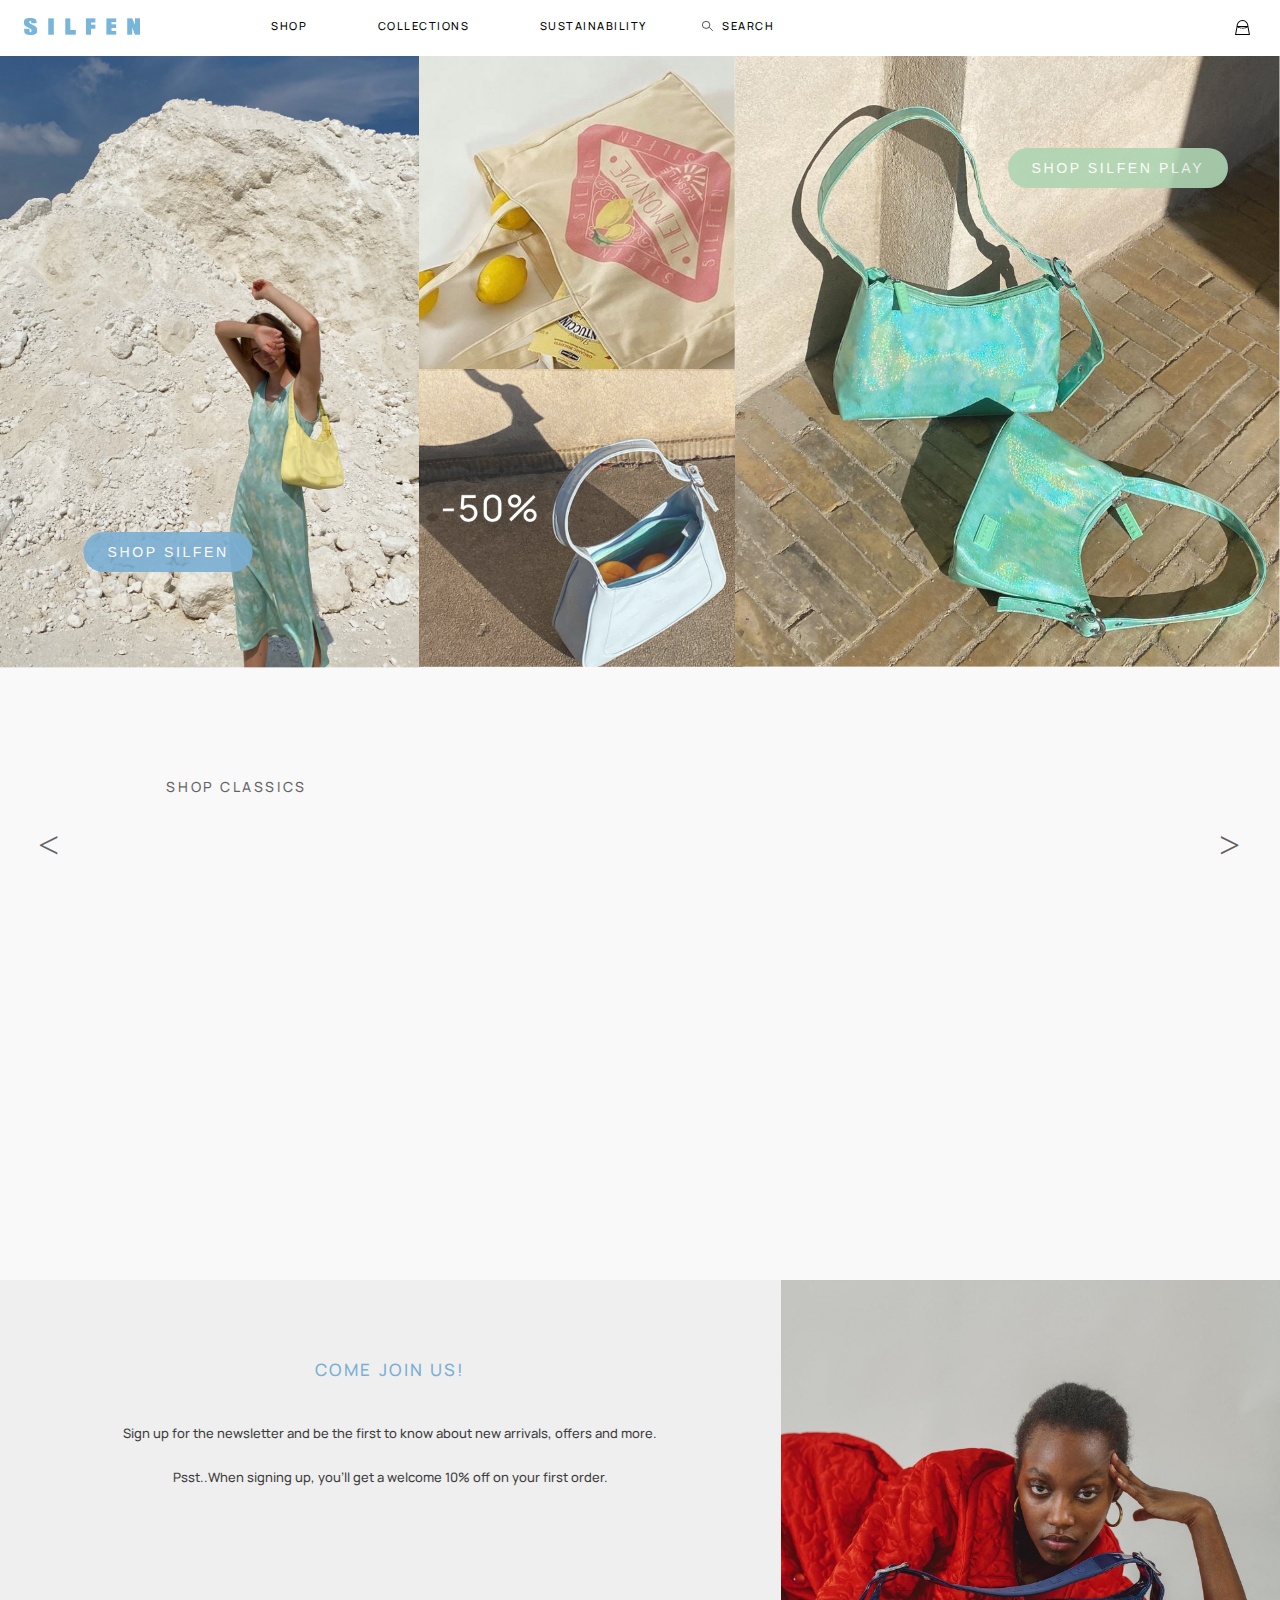
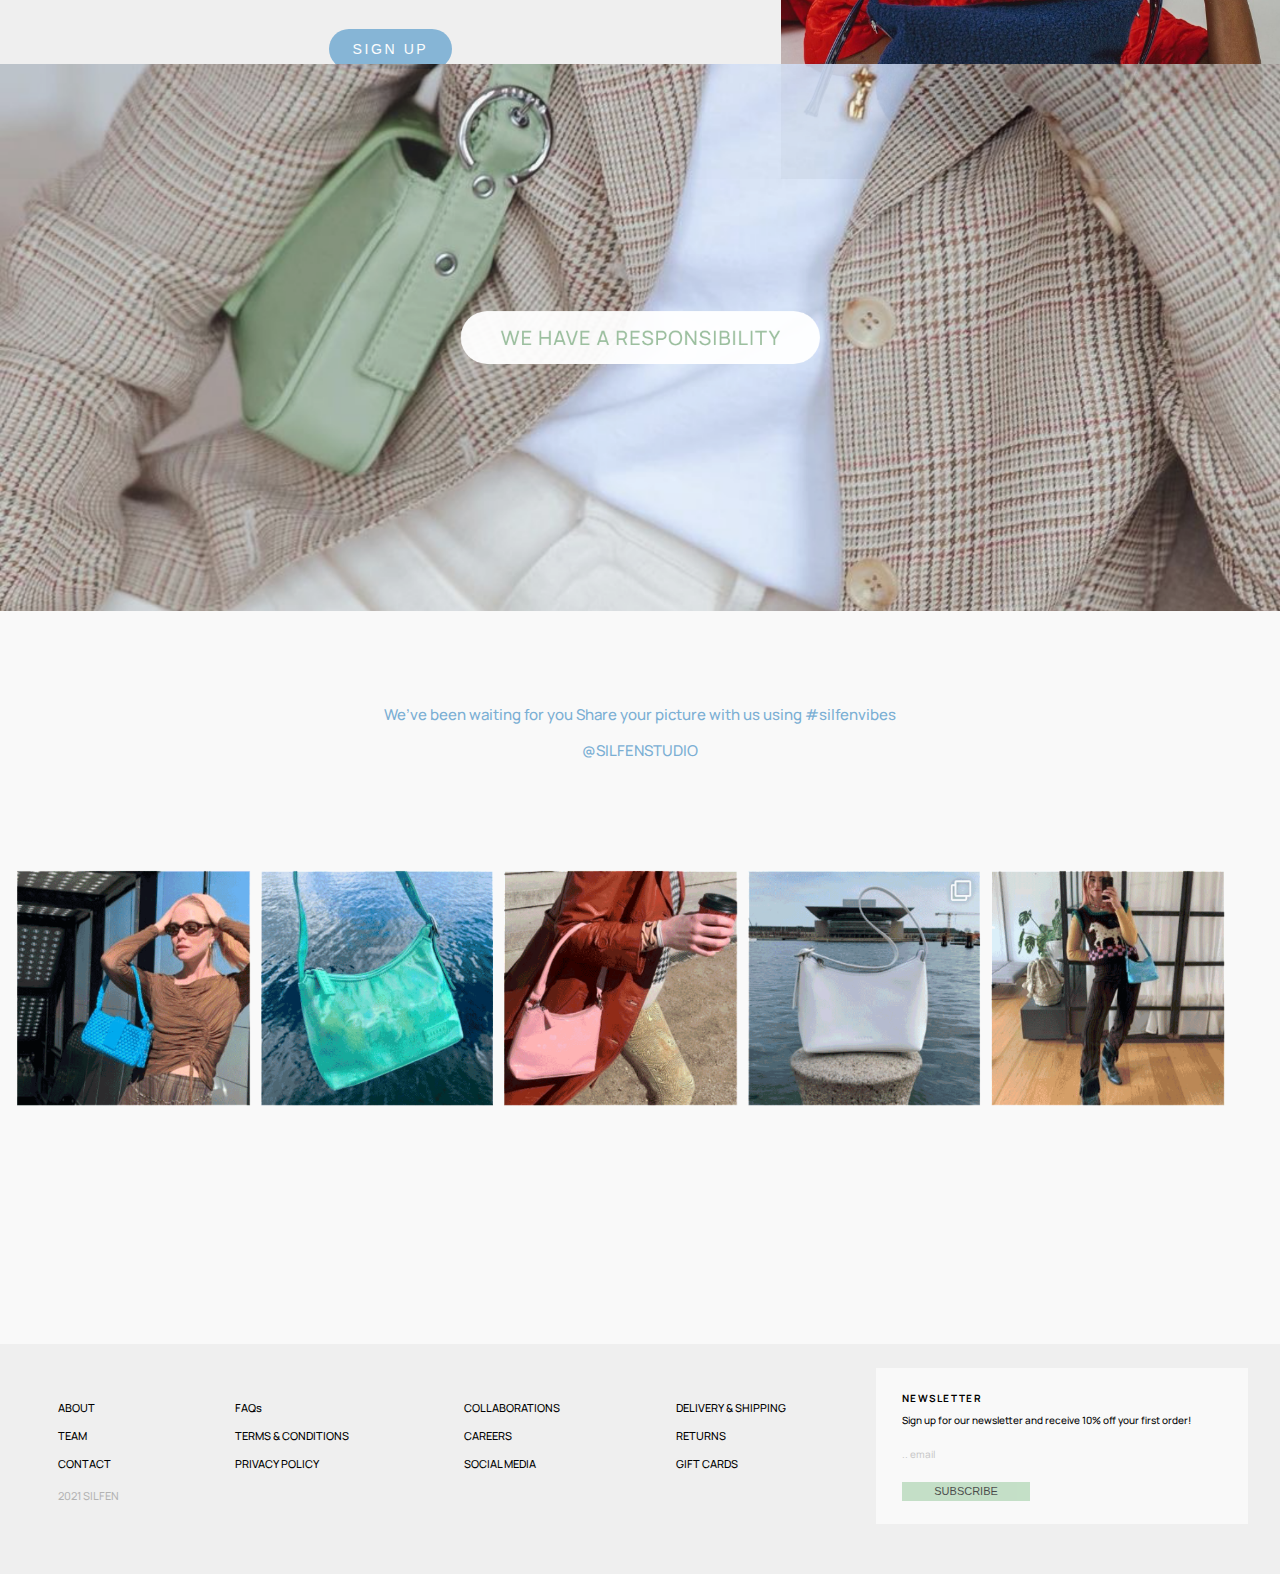
<file: index.html>
<!DOCTYPE html>
<html lang="en">
  <head>
    <meta charset="UTF-8" />
    <meta name="viewport" content="width=device-width, initial-scale=1.0" />
    <title>Document</title>
    <link rel="stylesheet" href="css/style.css" />
    <link rel="stylesheet" href="css/menu.css" />
  </head>
  <body>
    <header class="nav_container">
      <nav>
        <img id="burgermenuBtn" src="img/burgermenuIcon.svg" />
        <a href="index.html">
          <img id="logo" href="index.html" src="img/bluelogo.png"
        /></a>

        <div id="cos" class="burgerContent">
          <div class="dropdown">
            <a href="shopall.html" class="dropbtn">SHOP</a>
            <div class="dropdown-content">
              <a href="shopall.html">Shop All</a>
              <a href="shopsilfen.html"> Shop Silfen</a>
              <a href="shopsilfenplay.html">Shop Silfen Play</a>

              <div class="whitebg"></div>
            </div>
          </div>

          <div class="dropdown">
            <a href="collections.html" class="dropbtn">COLLECTIONS</a>
            <div class="dropdown-content">
              <a href="collectionsilfenplay.html">Silfen Play</a>
              <a href="collectionsnowqueen.html">Snow Queen</a>
              <a href="collectionrecycle.html">Recycle</a>
              <div class="whitebg"></div>
            </div>
          </div>

          <div class="dropdown">
            <a href="sustainability.html" class="dropbtn">SUSTAINABILITY</a>
            <div class="dropdown-content">
              <a href="#">Our goals</a>
              <a href="#">Certificates</a>
              <a href="#"></a>
              <div class="whitebg"></div>
            </div>
          </div>

          <div class="dropdown">
            <div class="search">
              <img
                src="img/searchicon.svg"
                alt="searchicon"
                class="searchicon searchhover"
              />
              <img
                src="/img/searchbar.svg"
                alt="searchbar"
                class="searchbar searchhover"
              />
              <p class="searchhover">Type here...</p>
              <a href="#" class="dropbtn">SEARCH</a>
            </div>
          </div>
        </div>
      </nav>
      <div class="cartbag">
        <a href="cart.html"><img src="img/cartbag.svg" alt="searchbag" /></a>
      </div>
    </header>

    <main>
      <div class="grid_container">
        <section class="gridsection">
          <div class="container" id="img1">
            <img src="img/gridimage1.png" />
            <a href="shopsilfen.html">
              <button class="shopbutton">SHOP SILFEN</button></a
            >
          </div>
          <div class="container" id="img2">
            <img src="img/gridimage2.png" />
          </div>
          <div class="container" id="img3">
            <img id="test" src="img/gridimage3.png" />
            <p id="par" class="hidden">SALE -50%</p>
          </div>

          <div class="container" id="img4">
            <img src="img/gridimage4.png" />
            <a href="shopsilfenplay.html">
              <button class="shopbutton">SHOP SILFEN PLAY</button></a
            >
          </div>
        </section>
      </div>

      <div class="shopcollections">
        <h1>shop classics</h1>
        <div class="productscroll">
          <img src="img/scroll_left.svg" alt="arrow" class="arrow" />
          <section id="#products" class="products">
            <template id="product-template">
              <article class="productrow">
                <a href="">
                  <img
                    id="bagimg"
                    src="http://katriinhu.com/kea/silfenbag/bag1.png"
                    alt="bag"
                /></a>
                <h2>NAME</h2>
                <p>PRICE</p>
              </article>
            </template>
          </section>
          <img src="img/scroll_right.svg" alt="arrow" class="arrow" />
        </div>
      </div>

      <section>
        <div class="join-us">
          <div class="text-container">
            <h2>Come join us!</h2>
            <p>
              Sign up for the newsletter and be the first to know about new
              arrivals, offers and more.
            </p>
            <p>
              Psst..When signing up, you’ll get a welcome 10% off on your first
              order.
            </p>
            <button class="shopbutton signup">SIGN UP</button>
          </div>
          <img src="img/newsletterimg.png" alt="newsletter" />
        </div>
      </section>
      <section>
        <a href="sustainability.html">
          <div class="resp"><img src="img/responsibility.png" /</div>
          <div class="hov"><img src="img/responsibilityhover.png" /</div>
        </a>
      </section>

      <section class="insta">
        <div class="insta_text">
          <p>
            We’ve been waiting for you Share your picture with us using
            <span> #silfenvibes </span>
          </p>
          <a href="#">@SILFENSTUDIO</a>
        </div>
        <div class="instarow"><img src="img/insta.png" /></div>
      </section>
    </main>
    <footer>
      <div class="container1">
        <a href="#">ABOUT</a>
        <a href="#">TEAM</a>
        <a href="#">CONTACT</a>
        <p>2021 SILFEN</p>
      </div>
      <div class="container1">
        <a href="#">FAQs</a>
        <a href="#">TERMS & CONDITIONS</a>
        <a href="#">PRIVACY POLICY</a>
      </div>
      <div class="container1">
        <a href="#">COLLABORATIONS</a>
        <a href="#">CAREERS</a>
        <a href="#">SOCIAL MEDIA</a>
      </div>
      <div class="container1">
        <a href="#">DELIVERY & SHIPPING</a>
        <a href="#">RETURNS</a>
        <a href="#">GIFT CARDS</a>
      </div>
      <div class="container2">
        <h4>NEWSLETTER</h4>
        <p>Sign up for our newsletter and receive 10% off your first order!</p>
        <a href="#">.. email</a>
        <img src="/img/newsletterline.svg" alt="line" />
        <button>SUBSCRIBE</button>
      </div>
    </footer>
    <script src="js/index.js"></script>
    <script src="js/burgermenu.js"></script>
  </body>
</html>
</file>
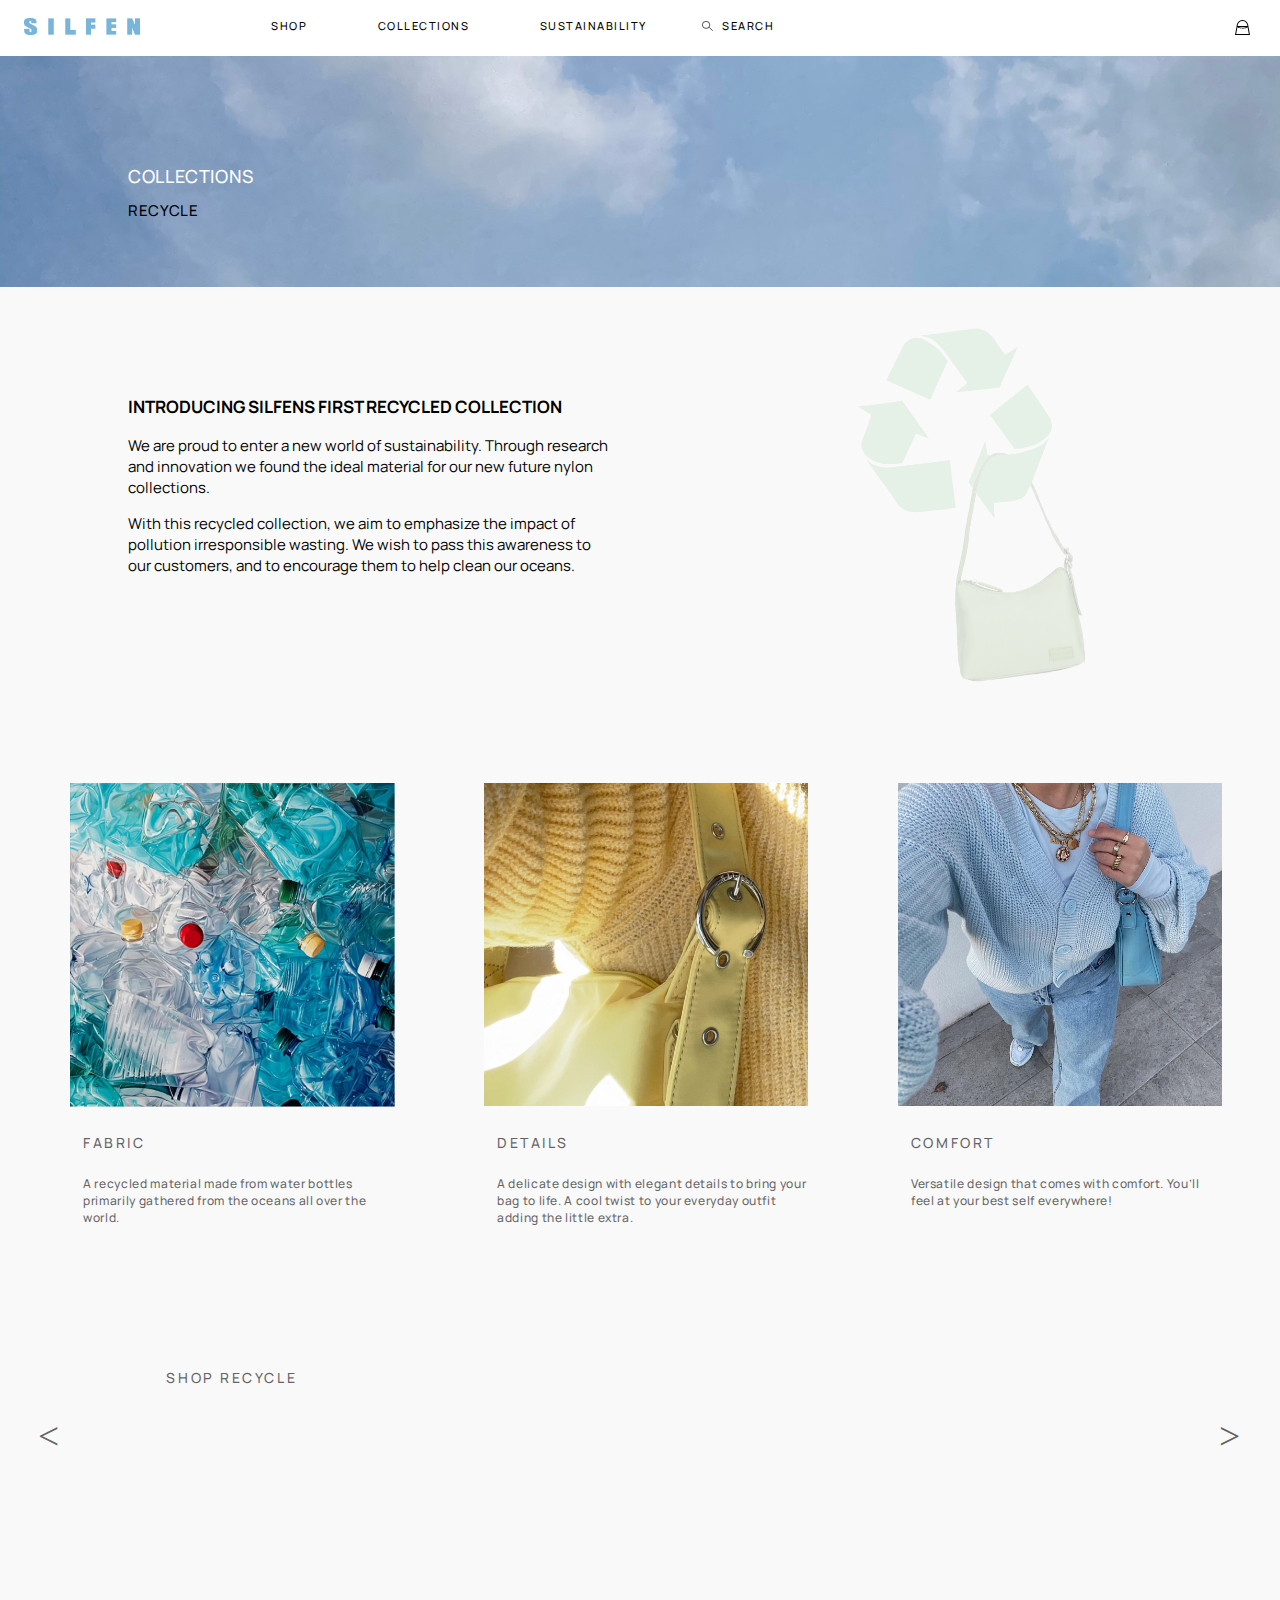
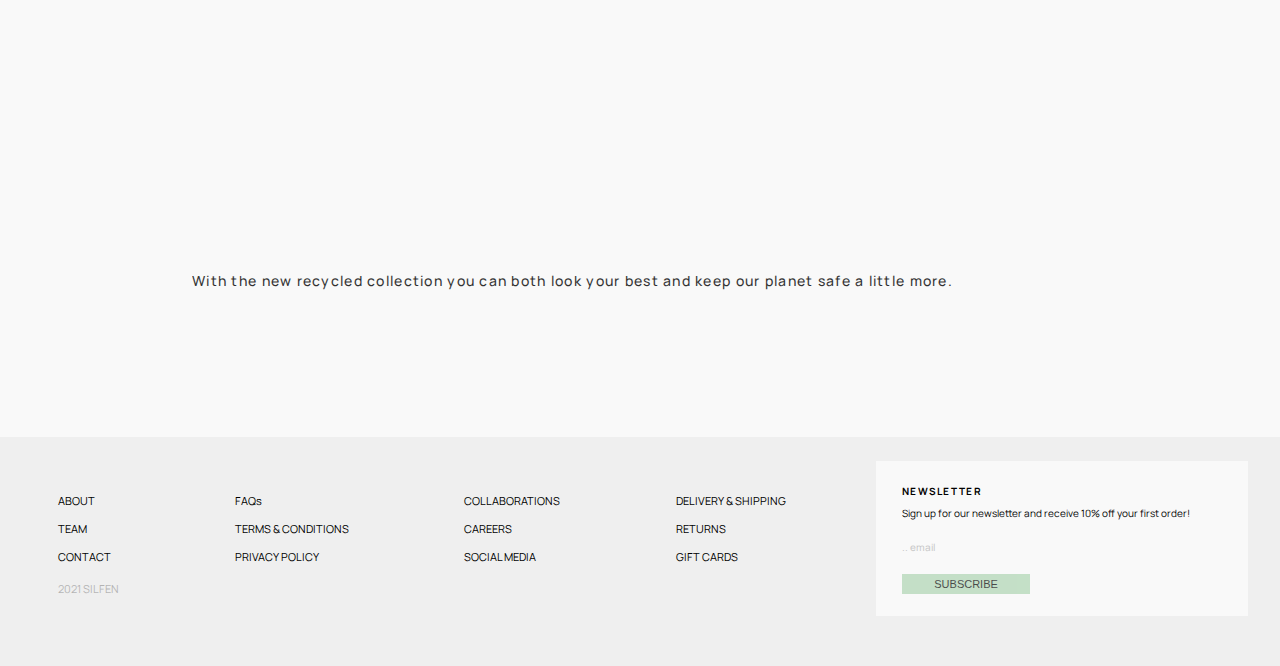
<file: collectionrecycle.html>
<!DOCTYPE html>
<html lang="en">
  <head>
    <meta charset="UTF-8" />
    <meta http-equiv="X-UA-Compatible" content="IE=edge" />
    <meta name="viewport" content="width=device-width, initial-scale=1.0" />
    <title>Collections</title>
    <link rel="stylesheet" href="css/menu.css" />
    <link rel="stylesheet" href="css/collectionrecycle.css" />
  </head>
  <body>
    <header class="nav_container">
      <nav>
        <img id="burgermenuBtn" src="img/burgermenuIcon.svg" />
        <a href="index.html">
          <img id="logo" href="index.html" src="img/bluelogo.png"
        /></a>

        <div id="cos" class="burgerContent">
          <div class="dropdown">
            <a href="shopall.html" class="dropbtn">SHOP</a>
            <div class="dropdown-content">
              <a href="shopall.html">Shop All</a>
              <a href="shopsilfen.html"> Shop Silfen</a>
              <a href="shopsilfenplay.html">Shop Silfen Play</a>

              <div class="whitebg"></div>
            </div>
          </div>

          <div class="dropdown">
            <a href="collections.html" class="dropbtn">COLLECTIONS</a>
            <div class="dropdown-content">
              <a href="collectionsilfenplay.html">Silfen Play</a>
              <a href="collectionsnowqueen.html">Snow Queen</a>
              <a href="collectionrecycle.html">Recycle</a>
              <div class="whitebg"></div>
            </div>
          </div>

          <div class="dropdown">
            <a href="sustainability.html" class="dropbtn">SUSTAINABILITY</a>
            <div class="dropdown-content">
              <a href="#">Our goals</a>
              <a href="#">Certificates</a>
              <a href="#"></a>
              <div class="whitebg"></div>
            </div>
          </div>

          <div class="dropdown">
            <div class="search">
              <img
                src="img/searchicon.svg"
                alt="searchicon"
                class="searchicon searchhover"
              />
              <img
                src="/img/searchbar.svg"
                alt="searchbar"
                class="searchbar searchhover"
              />
              <p class="searchhover">Type here...</p>
              <a href="#" class="dropbtn">SEARCH</a>
            </div>
          </div>
        </div>
      </nav>
      <div class="cartbag">
        <a href="cart.html"><img src="img/cartbag.svg" alt="searchbag" /></a>
      </div>
    </header>
    <main>
      <section class="box1">
        <div>
          <img src="img/recyclesky.jpg" />
          <div class="text">
            <h1>COLLECTIONS</h1>
            <h2>RECYCLE</h2>
          </div>
        </div>
      </section>
      <section class="introduction">
        <div class="infotext">
          <h3>INTRODUCING SILFENS FIRST RECYCLED COLLECTION</h3>
          <p>
            We are proud to enter a new world of sustainability. Through
            research and innovation we found the ideal material for our new
            future nylon collections.
          </p>
          <p>
            With this recycled collection, we aim to emphasize the impact of
            pollution irresponsible wasting. We wish to pass this awareness to
            our customers, and to encourage them to help clean our oceans.
          </p>
        </div>
        <div class="recycleimg"><img src="img/recyclelogo+bag.png" /></div>
      </section>
      <section class="two-sec">
        <div class="row">
          <div class="column" id="fabric">
            <img src="img/recyclefabric.png" alt="fabric" />
            <h5>fabric</h5>
            <p>
              A recycled material made from water bottles primarily gathered
              from the oceans all over the world.
            </p>
          </div>
          <div class="column" id="details">
            <img src="img/recycledetails.jpg" alt="details" />
            <h5>details</h5>
            <p>
              A delicate design with elegant details to bring your bag to life.
              A cool twist to your everyday outfit adding the little extra.
            </p>
          </div>
          <div class="column" id="comfort">
            <img src="img/recyclecomfort.jpg" alt="comfort" />
            <h5>comfort</h5>
            <p>
              Versatile design that comes with comfort. You’ll feel at your best
              self everywhere!
            </p>
          </div>
        </div>
      </section>

      <div class="shopcollections">
        <h1>shop recycle</h1>
        <div class="productscroll">
          <img src="img/scroll_left.svg" alt="arrow" class="arrow" />
          <section id="#products" class="products">
            <template id="product-template">
              <article class="productrow">
                <a href="">
                  <img
                    id="bagimg"
                    src="http://katriinhu.com/kea/silfenbag/bag1.png"
                    alt="bag"
                /></a>
                <h2>NAME</h2>
                <p>PRICE</p>
              </article>
            </template>
          </section>
          <img src="img/scroll_right.svg" alt="arrow" class="arrow" />
        </div>
      </div>
      <section class="cta">
        <h4>
          With the new recycled collection you can both look your best and keep
          our planet safe a little more.
        </h4>
      </section>
    </main>
    <footer>
      <div class="container1">
        <a href="#">ABOUT</a>
        <a href="#">TEAM</a>
        <a href="#">CONTACT</a>
        <p>2021 SILFEN</p>
      </div>
      <div class="container1">
        <a href="#">FAQs</a>
        <a href="#">TERMS & CONDITIONS</a>
        <a href="#">PRIVACY POLICY</a>
      </div>
      <div class="container1">
        <a href="#">COLLABORATIONS</a>
        <a href="#">CAREERS</a>
        <a href="#">SOCIAL MEDIA</a>
      </div>
      <div class="container1">
        <a href="#">DELIVERY & SHIPPING</a>
        <a href="#">RETURNS</a>
        <a href="#">GIFT CARDS</a>
      </div>
      <div class="container2">
        <h4>NEWSLETTER</h4>
        <p>Sign up for our newsletter and receive 10% off your first order!</p>
        <a href="#">.. email</a>
        <img src="/img/newsletterline.svg" alt="line" />
        <button>SUBSCRIBE</button>
      </div>
    </footer>
    <script src="js/index.js"></script>
    <script src="js/burgermenu.js"></script>
  </body>
</html>
</file>
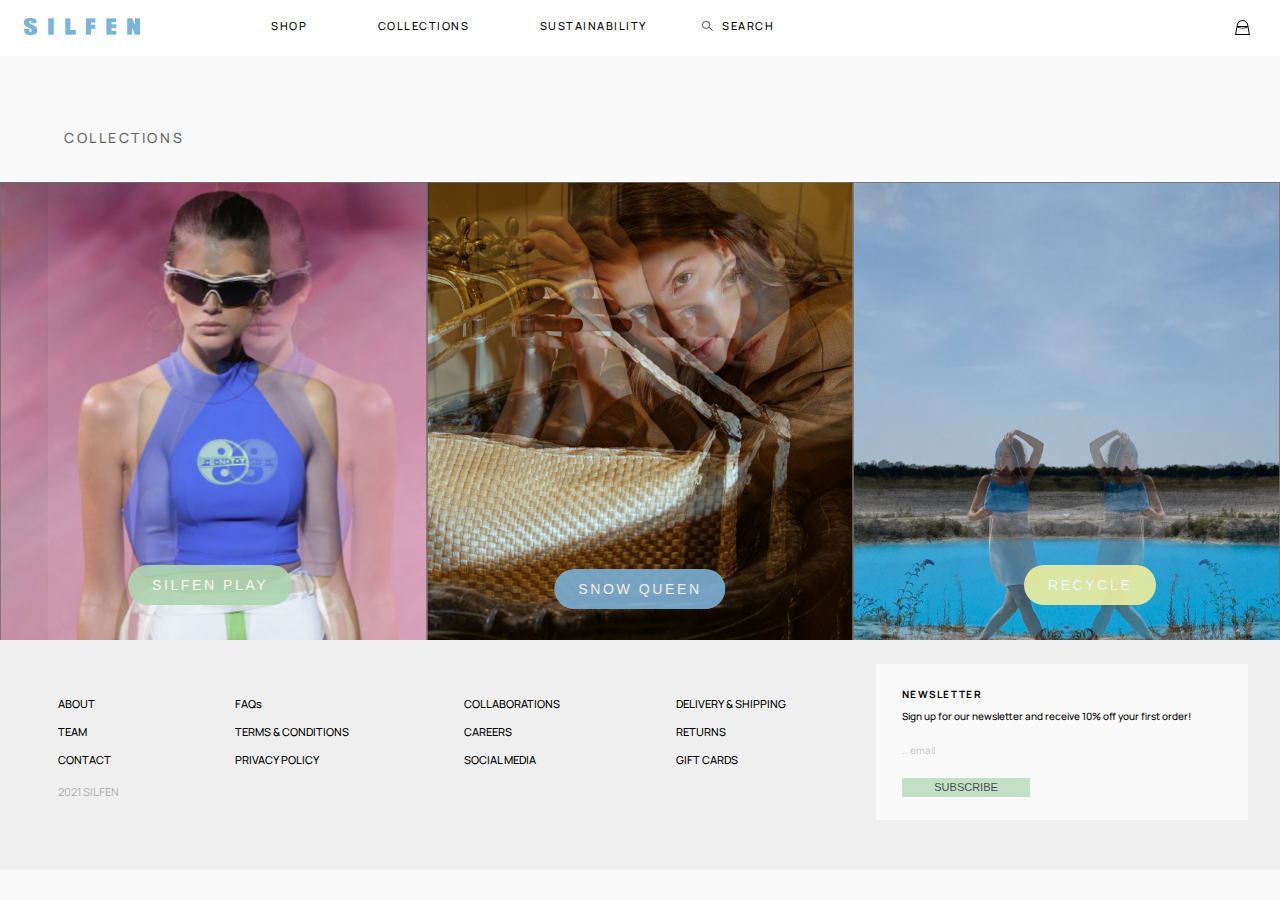
<file: collections.html>
<!DOCTYPE html>
<html lang="en">
  <head>
    <meta charset="UTF-8" />
    <meta http-equiv="X-UA-Compatible" content="IE=edge" />
    <meta name="viewport" content="width=device-width, initial-scale=1.0" />
    <title>Collections</title>
    <link rel="stylesheet" href="css/menu.css" />
    <link rel="stylesheet" href="css/collections.css" />
  </head>
  <body>
    <header class="nav_container">
      <nav>
        <img id="burgermenuBtn" src="img/burgermenuIcon.svg" />
        <a href="index.html">
          <img id="logo" href="index.html" src="img/bluelogo.png"
        /></a>

        <div id="cos" class="burgerContent">
          <div class="dropdown">
            <a href="shopall.html" class="dropbtn">SHOP</a>
            <div class="dropdown-content">
              <a href="shopall.html">Shop All</a>
              <a href="shopsilfen.html"> Shop Silfen</a>
              <a href="shopsilfenplay.html">Shop Silfen Play</a>

              <div class="whitebg"></div>
            </div>
          </div>

          <div class="dropdown">
            <a href="collections.html" class="dropbtn">COLLECTIONS</a>
            <div class="dropdown-content">
              <a href="collectionsilfenplay.html">Silfen Play</a>
              <a href="collectionsnowqueen.html">Snow Queen</a>
              <a href="collectionrecycle.html">Recycle</a>
              <div class="whitebg"></div>
            </div>
          </div>

          <div class="dropdown">
            <a href="sustainability.html" class="dropbtn">SUSTAINABILITY</a>
            <div class="dropdown-content">
              <a href="#">Our goals</a>
              <a href="#">Certificates</a>
              <a href="#"></a>
              <div class="whitebg"></div>
            </div>
          </div>

          <div class="dropdown">
            <div class="search">
              <img
                src="img/searchicon.svg"
                alt="searchicon"
                class="searchicon searchhover"
              />
              <img
                src="/img/searchbar.svg"
                alt="searchbar"
                class="searchbar searchhover"
              />
              <p class="searchhover">Type here...</p>
              <a href="#" class="dropbtn">SEARCH</a>
            </div>
          </div>
        </div>
      </nav>
      <div class="cartbag">
        <a href="cart.html"><img src="img/cartbag.svg" alt="searchbag" /></a>
      </div>
    </header>
    <main>
      <section>
        <h1>COLLECTIONS</h1>
        <div class="row">
          <div class="column" id="play">
            <img src="img/silfenplay.jpg" alt="silfenplay" />
            <a href="collectionsilfenplay.html"
              ><button class="collectionbutton">SILFEN PLAY</button></a
            >
          </div>
          <div class="column" id="snow">
            <img src="img/snowqueen.jpg" alt="snowqueen" />
            <a href="collectionsnowqueen.html"
              ><button class="collectionbutton">SNOW QUEEN</button></a
            >
          </div>
          <div class="column" id="recycle">
            <img src="img/recycle.jpg" alt="recycle" />
            <a href="collectionrecycle.html"
              ><button class="collectionbutton">RECYCLE</button></a
            >
          </div>
        </div>
      </section>
    </main>
    <footer>
      <div class="container1">
        <a href="#">ABOUT</a>
        <a href="#">TEAM</a>
        <a href="#">CONTACT</a>
        <p>2021 SILFEN</p>
      </div>
      <div class="container1">
        <a href="#">FAQs</a>
        <a href="#">TERMS & CONDITIONS</a>
        <a href="#">PRIVACY POLICY</a>
      </div>
      <div class="container1">
        <a href="#">COLLABORATIONS</a>
        <a href="#">CAREERS</a>
        <a href="#">SOCIAL MEDIA</a>
      </div>
      <div class="container1">
        <a href="#">DELIVERY & SHIPPING</a>
        <a href="#">RETURNS</a>
        <a href="#">GIFT CARDS</a>
      </div>
      <div class="container2">
        <h4>NEWSLETTER</h4>
        <p>Sign up for our newsletter and receive 10% off your first order!</p>
        <a href="#">.. email</a>
        <img src="/img/newsletterline.svg" alt="line" />
        <button>SUBSCRIBE</button>
      </div>
    </footer>
    <script src="js/burgermenu.js"></script>
  </body>
</html>
</file>
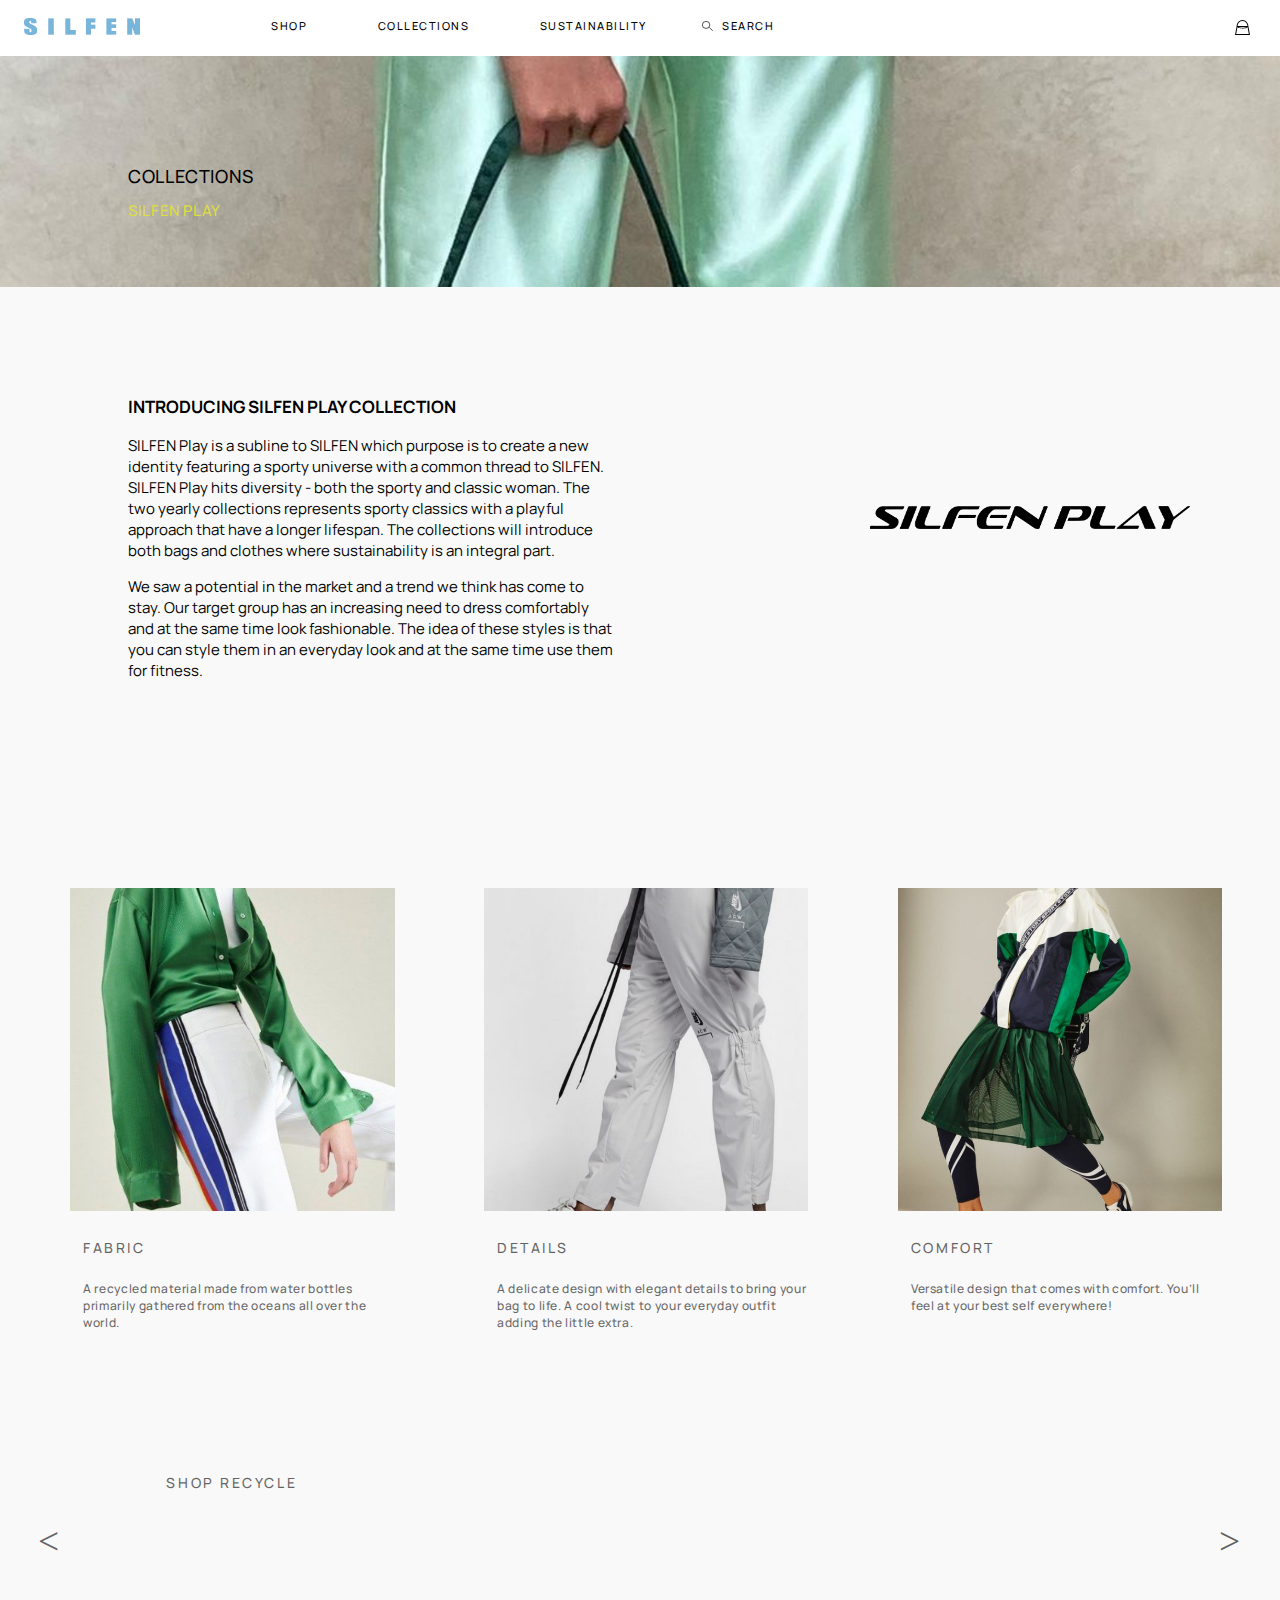
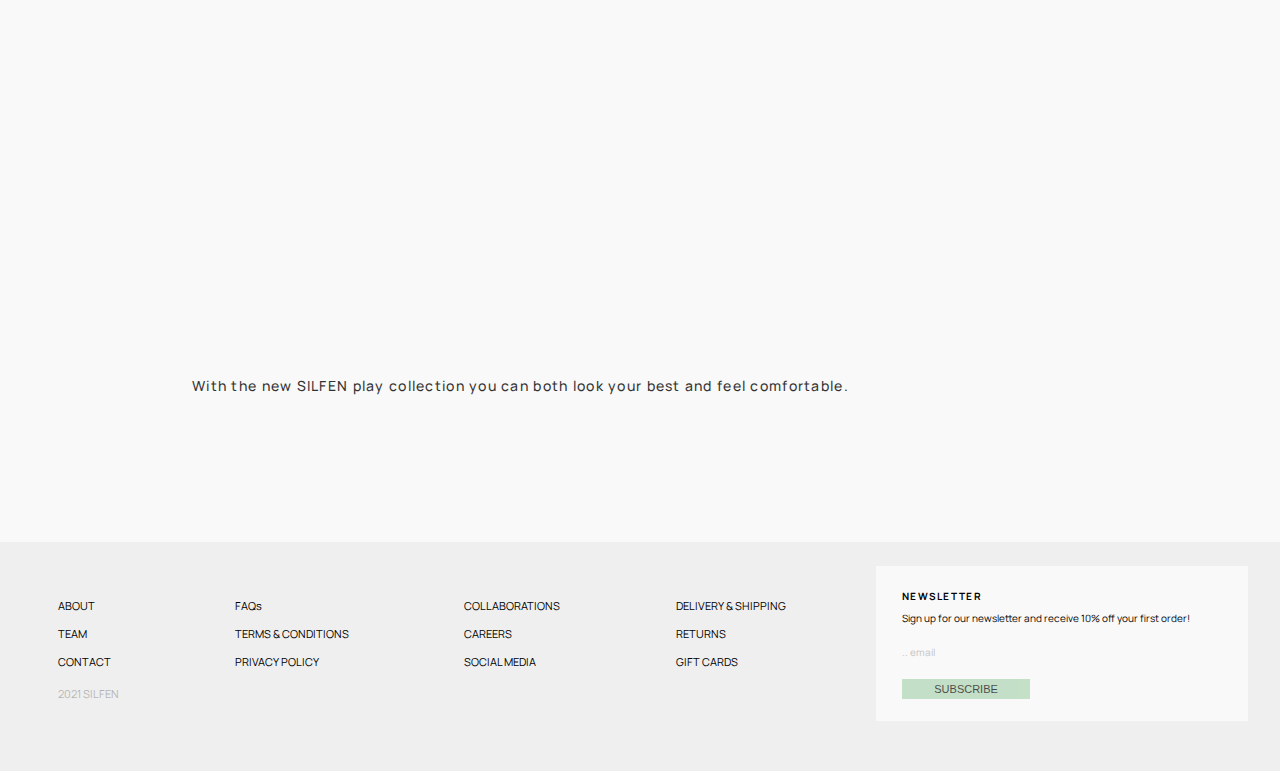
<file: collectionsilfenplay.html>
<!DOCTYPE html>
<html lang="en">
  <head>
    <meta charset="UTF-8" />
    <meta http-equiv="X-UA-Compatible" content="IE=edge" />
    <meta name="viewport" content="width=device-width, initial-scale=1.0" />
    <title>Collections</title>
    <link rel="stylesheet" href="css/menu.css" />
    <link rel="stylesheet" href="css/collectionssilfenplay.css" />
  </head>
  <body>
    <header class="nav_container">
      <nav>
        <img id="burgermenuBtn" src="img/burgermenuIcon.svg" />
        <a href="index.html">
          <img id="logo" href="index.html" src="img/bluelogo.png"
        /></a>

        <div id="cos" class="burgerContent">
          <div class="dropdown">
            <a href="shopall.html" class="dropbtn">SHOP</a>
            <div class="dropdown-content">
              <a href="shopall.html">Shop All</a>
              <a href="shopsilfen.html"> Shop Silfen</a>
              <a href="shopsilfenplay.html">Shop Silfen Play</a>

              <div class="whitebg"></div>
            </div>
          </div>

          <div class="dropdown">
            <a href="collections.html" class="dropbtn">COLLECTIONS</a>
            <div class="dropdown-content">
              <a href="collectionsilfenplay.html">Silfen Play</a>
              <a href="collectionsnowqueen.html">Snow Queen</a>
              <a href="collectionrecycle.html">Recycle</a>
              <div class="whitebg"></div>
            </div>
          </div>

          <div class="dropdown">
            <a href="sustainability.html" class="dropbtn">SUSTAINABILITY</a>
            <div class="dropdown-content">
              <a href="#">Our goals</a>
              <a href="#">Certificates</a>
              <a href="#"></a>
              <div class="whitebg"></div>
            </div>
          </div>

          <div class="dropdown">
            <div class="search">
              <img
                src="img/searchicon.svg"
                alt="searchicon"
                class="searchicon searchhover"
              />
              <img
                src="/img/searchbar.svg"
                alt="searchbar"
                class="searchbar searchhover"
              />
              <p class="searchhover">Type here...</p>
              <a href="#" class="dropbtn">SEARCH</a>
            </div>
          </div>
        </div>
      </nav>
      <div class="cartbag">
        <a href="cart.html"><img src="img/cartbag.svg" alt="searchbag" /></a>
      </div>
    </header>
    <main>
      <section class="box1">
        <div>
          <img src="img/IMG_5687.jpg" />
          <div class="text">
            <h1>COLLECTIONS</h1>
            <h2>SILFEN play</h2>
          </div>
        </div>
      </section>
      <section class="introduction">
        <div class="infotext">
          <h3>INTRODUCING SILFEN PLAY COLLECTION</h3>
          <p>
            SILFEN Play is a subline to SILFEN which purpose is to create a new
            identity featuring a sporty universe with a common thread to SILFEN.
            SILFEN Play hits diversity - both the sporty and classic woman. The
            two yearly collections represents sporty classics with a playful
            approach that have a longer lifespan. The collections will introduce
            both bags and clothes where sustainability is an integral part.
          </p>
          <p>
            We saw a potential in the market and a trend we think has come to
            stay. Our target group has an increasing need to dress comfortably
            and at the same time look fashionable. The idea of these styles is
            that you can style them in an everyday look and at the same time use
            them for fitness.
          </p>
        </div>
        <div class="recycleimg">
          <img src="img/Kopi af SILFEN PLAY - LOGO.png" />
        </div>
      </section>
      <section class="two-sec">
        <div class="row">
          <div class="column" id="fabric">
            <img src="img/silfenplayfabric.jpg" alt="fabric" />
            <h5>fabric</h5>
            <p>
              A recycled material made from water bottles primarily gathered
              from the oceans all over the world.
            </p>
          </div>
          <div class="column" id="details">
            <img src="img/silfenplaydetails.jpg" alt="details" />
            <h5>details</h5>
            <p>
              A delicate design with elegant details to bring your bag to life.
              A cool twist to your everyday outfit adding the little extra.
            </p>
          </div>
          <div class="column" id="comfort">
            <img src="img/silfenplaycomfort.jpg" alt="comfort" />
            <h5>comfort</h5>
            <p>
              Versatile design that comes with comfort. You’ll feel at your best
              self everywhere!
            </p>
          </div>
        </div>
      </section>

      <div class="shopcollections">
        <h1>shop recycle</h1>
        <div class="productscroll">
          <img src="img/scroll_left.svg" alt="arrow" class="arrow" />
          <section id="#products" class="products">
            <template id="product-template">
              <article class="productrow">
                <a href="">
                  <img
                    id="bagimg"
                    src="http://katriinhu.com/kea/silfenbag/bag1.png"
                    alt="bag"
                /></a>
                <h2>NAME</h2>
                <p>PRICE</p>
              </article>
            </template>
          </section>
          <img src="img/scroll_right.svg" alt="arrow" class="arrow" />
        </div>
      </div>
      <section class="cta">
        <h4>
          With the new SILFEN play collection you can both look your best and
          feel comfortable.
        </h4>
      </section>
    </main>
    <footer>
      <div class="container1">
        <a href="#">ABOUT</a>
        <a href="#">TEAM</a>
        <a href="#">CONTACT</a>
        <p>2021 SILFEN</p>
      </div>
      <div class="container1">
        <a href="#">FAQs</a>
        <a href="#">TERMS & CONDITIONS</a>
        <a href="#">PRIVACY POLICY</a>
      </div>
      <div class="container1">
        <a href="#">COLLABORATIONS</a>
        <a href="#">CAREERS</a>
        <a href="#">SOCIAL MEDIA</a>
      </div>
      <div class="container1">
        <a href="#">DELIVERY & SHIPPING</a>
        <a href="#">RETURNS</a>
        <a href="#">GIFT CARDS</a>
      </div>
      <div class="container2">
        <h4>NEWSLETTER</h4>
        <p>Sign up for our newsletter and receive 10% off your first order!</p>
        <a href="#">.. email</a>
        <img src="/img/newsletterline.svg" alt="line" />
        <button>SUBSCRIBE</button>
      </div>
    </footer>
    <script src="js/index.js"></script>
    <script src="js/burgermenu.js"></script>
  </body>
</html>
</file>
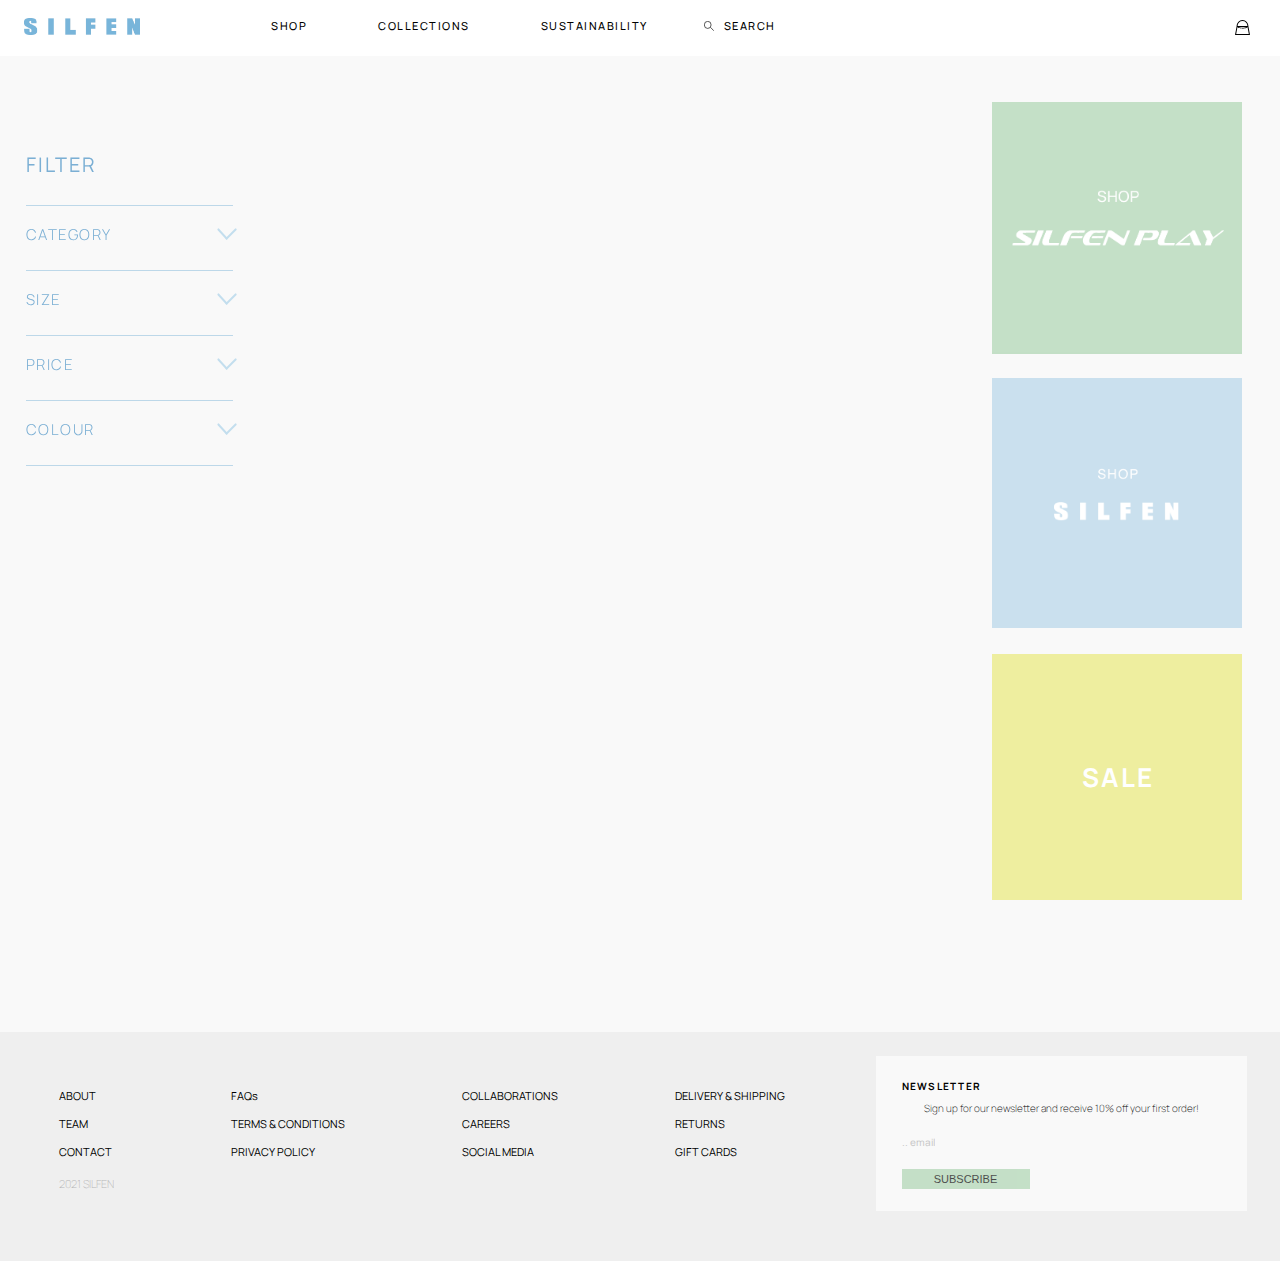
<file: shopall.html>
<!DOCTYPE html>
<html lang="en">
  <head>
    <meta charset="UTF-8" />
    <meta name="viewport" content="width=device-width, initial-scale=1.0" />
    <title>Document</title>
    <link rel="stylesheet" href="css/shopsilfen.css" />
    <link rel="stylesheet" href="css/menu.css" />
  </head>
  <body>
    <header class="nav_container">
      <nav>
        <img id="burgermenuBtn" src="img/burgermenuIcon.svg" />
        <a href="index.html">
          <img id="logo" href="index.html" src="img/bluelogo.png"
        /></a>

        <div id="cos" class="burgerContent">
          <div class="dropdown">
            <a href="shopall.html" class="dropbtn">SHOP</a>
            <div class="dropdown-content">
              <a href="shopall.html">Shop All</a>
              <a href="shopsilfen.html"> Shop Silfen</a>
              <a href="shopsilfenplay.html">Shop Silfen Play</a>

              <div class="whitebg"></div>
            </div>
          </div>

          <div class="dropdown">
            <a href="collections.html" class="dropbtn">COLLECTIONS</a>
            <div class="dropdown-content">
              <a href="collectionsilfenplay.html">Silfen Play</a>
              <a href="collectionsnowqueen.html">Snow Queen</a>
              <a href="collectionrecycle.html">Recycle</a>
              <div class="whitebg"></div>
            </div>
          </div>

          <div class="dropdown">
            <a href="sustainability.html" class="dropbtn">SUSTAINABILITY</a>
            <div class="dropdown-content">
              <a href="#">Our goals</a>
              <a href="#">Certificates</a>
              <a href="#"></a>
              <div class="whitebg"></div>
            </div>
          </div>

          <div class="dropdown">
            <div class="search">
              <img
                src="img/searchicon.svg"
                alt="searchicon"
                class="searchicon searchhover"
              />
              <img
                src="/img/searchbar.svg"
                alt="searchbar"
                class="searchbar searchhover"
              />
              <p class="searchhover">Type here...</p>
              <a href="#" class="dropbtn">SEARCH</a>
            </div>
          </div>
        </div>
      </nav>
      <div class="cartbag">
        <a href="cart.html"><img src="img/cartbag.svg" alt="searchbag" /></a>
      </div>
    </header>
    <main>
      <aside>
        <div id="filtering">
          <h2>FILTER</h2>
          <img src="img/Line.svg" />

          <h3 id="catbtn">
            CATEGORY <span><img src="img/Group 5.svg" /></span>
          </h3>

          <div class="dropdown-filter">
            <div class="hidden" id="category">
              <div>
                <input
                  type="checkbox"
                  data-category="Mini Bags"
                  id="bumbag"
                  name="bumbag"
                />
                <label for="bumbag">Mini Bag</label>
              </div>
              <div>
                <input
                  type="checkbox"
                  data-category="Shoulder Bags"
                  id="scales"
                  name="scales"
                />
                <label for="scales">Shoulder Bag</label>
              </div>
              <div>
                <input
                  type="checkbox"
                  data-category="Crossbody Bags"
                  id="crossbody"
                  name="scales"
                />
                <label for="scales">Crossbody Bag </label>
              </div>
              <div>
                <input
                  type="checkbox"
                  data-category="Wallets"
                  id="scales"
                  name="scales"
                />
                <label for="scales">Wallets</label>
              </div>
            </div>
          </div>

          <img src="img/Line.svg" />

          <h3 id="sizbtn">
            SIZE <span><img src="img/Group 5.svg" /></span>
          </h3>

          <div class="dropdown-filter">
            <div class="hidden" id="size">
              <div>
                <input
                  type="checkbox"
                  data-category="small"
                  id="scales"
                  name="scales"
                />
                <label for="scales">small</label>
              </div>
              <div>
                <input
                  type="checkbox"
                  data-category="medium"
                  id="scales"
                  name="scales"
                />
                <label for="scales">medium </label>
              </div>
              <div>
                <input
                  type="checkbox"
                  data-category=""
                  id="scales"
                  name="scales"
                />
                <label for="scales">big</label>
              </div>
            </div>
          </div>
          <img src="img/Line.svg" />

          <h3 id="pribtn">
            PRICE <span><img src="img/Group 5.svg" /></span>
          </h3>

          <div class="dropdown-filter">
            <div class="hidden" id="price">
              <div id="price">
                <input
                  type="checkbox"
                  data-category="0-300"
                  id="scales"
                  name="scales"
                />
                <label for="scales">0-300</label>
              </div>
              <div>
                <input
                  type="checkbox"
                  data-category="300-500"
                  id="scales"
                  name="scales"
                />
                <label for="scales">300-500</label>
              </div>
              <div>
                <input
                  type="checkbox"
                  data-category="500+"
                  id="scales"
                  name="scales"
                />
                <label for="scales">500+</label>
              </div>
            </div>
          </div>
          <img src="img/Line.svg" />
          <h3 id="colbtn">
            COLOUR <span><img src="img/Group 5.svg" /></span>
          </h3>

          <div class="dropdown-filter">
            <div class="hidden" id="colour">
              <div>
                <input
                  type="checkbox"
                  data-category="pink"
                  id="scales"
                  name="scales"
                />
                <label for="scales">pink</label>
              </div>
              <div>
                <input
                  type="checkbox"
                  data-category="rose"
                  id="scales"
                  name="scales"
                />
                <label for="scales">rose </label>
              </div>
              <div>
                <input type="checkbox" id="scales" name="scales" />
                <label for="scales">blue</label>
              </div>
            </div>
          </div>
          <img src="img/Line.svg" />
        </div>
      </aside>
      <section id="products"></section>
      <section id="buttons">
        <div id="div1">
          <a href="shopsilfenplay.html">
            <img id="shopsilfenPlay" src="img/SHOPSP.png"
          /></a>
        </div>
        <div id="div2">
          <a href="shopsilfen.html"> <img src="img/shopsilfen.png" /></a>
        </div>
        <div id="div3">
          <h2>SALE</h2>
        </div>
      </section>
    </main>
    <template id="product-template">
      <article>
        <a href=""
          ><img
            id="img"
            src="https://upload.wikimedia.org/wikipedia/commons/8/89/Totebag.jpg"
            alt=""
        /></a>
        <h2>NAME</h2>
        <p>PRICE</p>
      </article>
    </template>
    <footer>
      <div class="container1">
        <a href="#">ABOUT</a>
        <a href="#">TEAM</a>
        <a href="#">CONTACT</a>
        <p>2021 SILFEN</p>
      </div>
      <div class="container1">
        <a href="#">FAQs</a>
        <a href="#">TERMS & CONDITIONS</a>
        <a href="#">PRIVACY POLICY</a>
      </div>
      <div class="container1">
        <a href="#">COLLABORATIONS</a>
        <a href="#">CAREERS</a>
        <a href="#">SOCIAL MEDIA</a>
      </div>
      <div class="container1">
        <a href="#">DELIVERY & SHIPPING</a>
        <a href="#">RETURNS</a>
        <a href="#">GIFT CARDS</a>
      </div>
      <div class="container2">
        <h4>NEWSLETTER</h4>
        <p>Sign up for our newsletter and receive 10% off your first order!</p>
        <a href="#">.. email</a>
        <img src="/img/newsletterline.svg" alt="line" />
        <button>SUBSCRIBE</button>
      </div>
    </footer>
    <script src="js/shopall.js"></script>
    <script src="js/burgermenu.js"></script>
  </body>
</html>
</file>
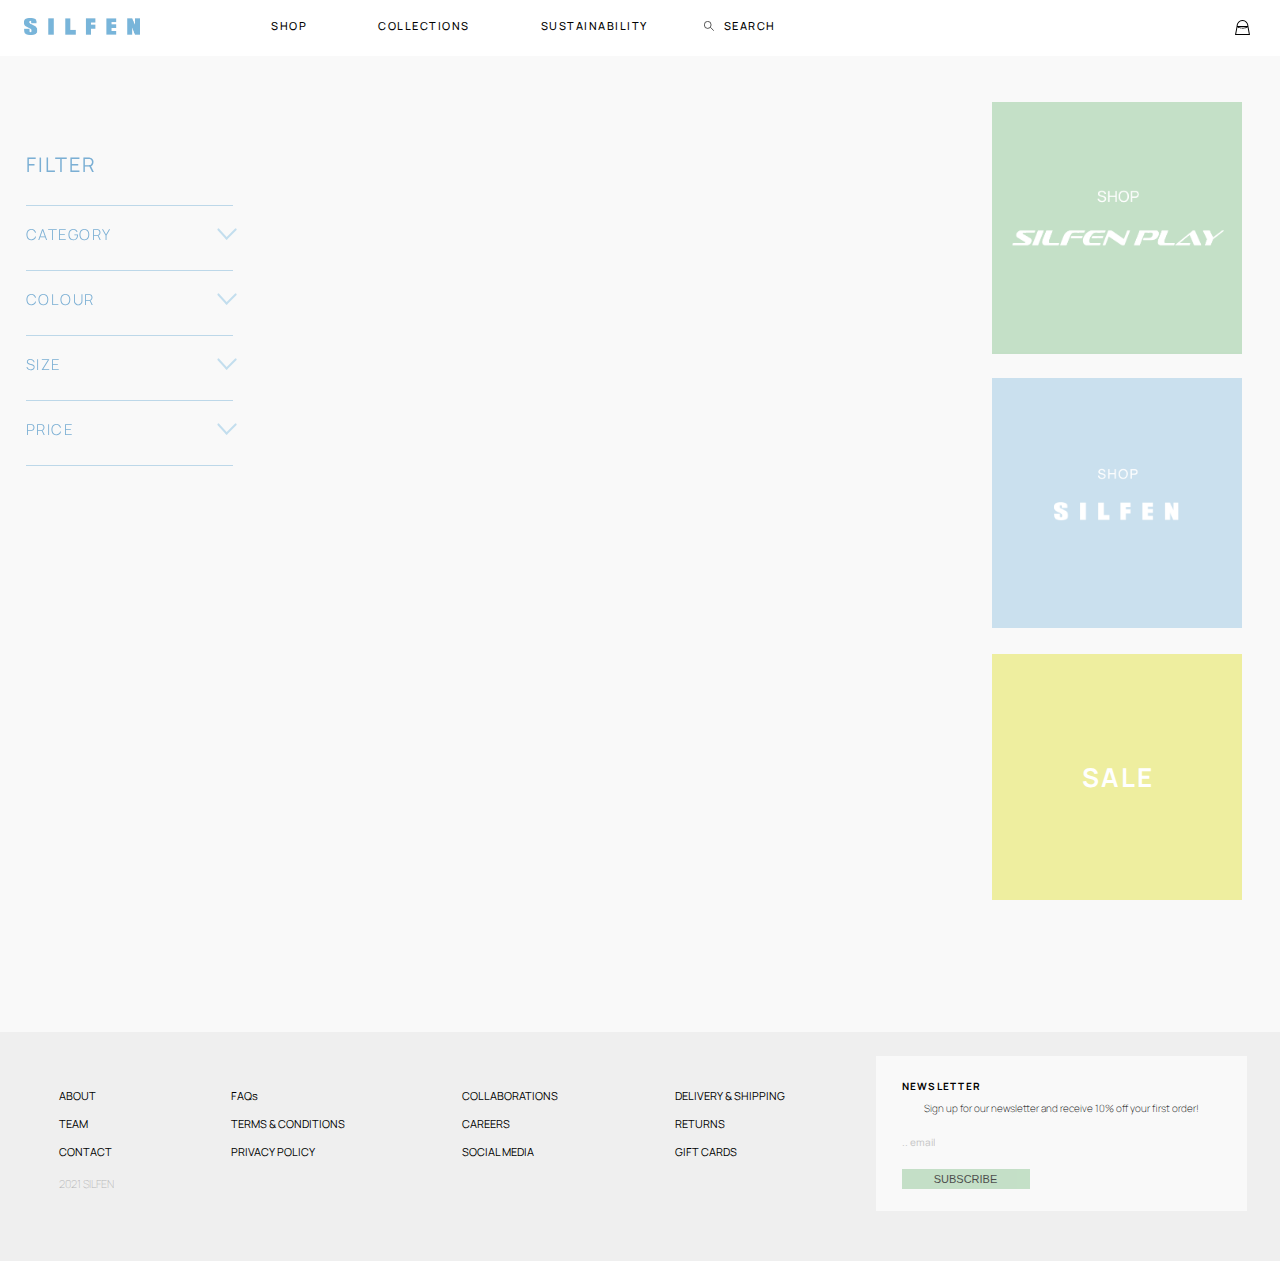
<file: shopsilfen.html>
<!DOCTYPE html>
<html lang="en">
  <head>
    <meta charset="UTF-8" />
    <meta name="viewport" content="width=device-width, initial-scale=1.0" />
    <title>Document</title>
    <link rel="stylesheet" href="css/shopsilfen.css" />
    <link rel="stylesheet" href="css/menu.css" />
  </head>
  <body>
    <header class="nav_container">
      <nav>
        <img id="burgermenuBtn" src="img/burgermenuIcon.svg" />
        <a href="index.html">
          <img id="logo" href="index.html" src="img/bluelogo.png"
        /></a>

        <div id="cos" class="burgerContent">
          <div class="dropdown">
            <a href="shopall.html" class="dropbtn">SHOP</a>
            <div class="dropdown-content">
              <a href="shopall.html">Shop All</a>
              <a href="shopsilfen.html"> Shop Silfen</a>
              <a href="shopsilfenplay.html">Shop Silfen Play</a>

              <div class="whitebg"></div>
            </div>
          </div>

          <div class="dropdown">
            <a href="collections.html" class="dropbtn">COLLECTIONS</a>
            <div class="dropdown-content">
              <a href="collectionsilfenplay.html">Silfen Play</a>
              <a href="collectionsnowqueen.html">Snow Queen</a>
              <a href="collectionrecycle.html">Recycle</a>
              <div class="whitebg"></div>
            </div>
          </div>

          <div class="dropdown">
            <a href="sustainability.html" class="dropbtn">SUSTAINABILITY</a>
            <div class="dropdown-content">
              <a href="#">Our goals</a>
              <a href="#">Certificates</a>
              <a href="#"></a>
              <div class="whitebg"></div>
            </div>
          </div>

          <div class="dropdown">
            <div class="search">
              <img
                src="img/searchicon.svg"
                alt="searchicon"
                class="searchicon searchhover"
              />
              <img
                src="/img/searchbar.svg"
                alt="searchbar"
                class="searchbar searchhover"
              />
              <p class="searchhover">Type here...</p>
              <a href="#" class="dropbtn">SEARCH</a>
            </div>
          </div>
        </div>
      </nav>
      <div class="cartbag">
        <a href="cart.html"><img src="img/cartbag.svg" alt="searchbag" /></a>
      </div>
    </header>
    <main>
      <aside>
        <div id="filtering">
          <h2>FILTER</h2>
          <img src="img/Line.svg" />

          <h3 id="catbtn">
            CATEGORY <span><img src="img/Group 5.svg" /></span>
          </h3>

          <div class="dropdown-filter">
            <div class="hidden" id="category">
              <div>
                <input type="checkbox" id="scales" name="scales" />
                <label for="scales">Bumbag</label>
              </div>
              <div>
                <input type="checkbox" id="scales" name="scales" />
                <label for="scales">Crossbody Bag </label>
              </div>
              <div>
                <input type="checkbox" id="scales" name="scales" />
                <label for="scales">Wallets</label>
              </div>
              <div>
                <input type="checkbox" id="scales" name="scales" />
                <label for="scales">Shoulder Bag</label>
              </div>
            </div>
          </div>

          <img src="img/Line.svg" />

          <h3 id="colbtn">
            COLOUR <span><img src="img/Group 5.svg" /></span>
          </h3>

          <div class="dropdown-filter">
            <div class="hidden" id="colour">
              <div>
                <input type="checkbox" id="scales" name="scales" />
                <label for="scales">pink</label>
              </div>
              <div>
                <input type="checkbox" id="scales" name="scales" />
                <label for="scales">rose </label>
              </div>
              <div>
                <input type="checkbox" id="scales" name="scales" />
                <label for="scales">blue</label>
              </div>
            </div>
          </div>
          <img src="img/Line.svg" />
          <h3 id="sizbtn">
            SIZE <span><img src="img/Group 5.svg" /></span>
          </h3>

          <div class="dropdown-filter">
            <div class="hidden" id="size">
              <div>
                <input type="checkbox" id="scales" name="scales" />
                <label for="scales">small</label>
              </div>
              <div>
                <input type="checkbox" id="scales" name="scales" />
                <label for="scales">medium </label>
              </div>
              <div>
                <input type="checkbox" id="scales" name="scales" />
                <label for="scales">big</label>
              </div>
            </div>
          </div>
          <img src="img/Line.svg" />

          <h3 id="pribtn">
            PRICE <span><img src="img/Group 5.svg" /></span>
          </h3>

          <div class="dropdown-filter">
            <div class="hidden" id="price">
              <div id="price">
                <input type="checkbox" id="scales" name="scales" />
                <label for="scales">0-200</label>
              </div>
              <div>
                <input type="checkbox" id="scales" name="scales" />
                <label for="scales">200-500</label>
              </div>
              <div>
                <input type="checkbox" id="scales" name="scales" />
                <label for="scales">500+</label>
              </div>
            </div>
          </div>
          <img src="img/Line.svg" />
        </div>
      </aside>
      <section id="products"></section>
      <section id="buttons">
        <div id="div1">
          <a href="shopsilfenplay.html">
            <img id="shopsilfenPlay" src="img/SHOPSP.png"
          /></a>
        </div>
        <div id="div2">
          <a href="shopsilfen.html"> <img src="img/shopsilfen.png" /></a>
        </div>
        <div id="div3">
          <h2>SALE</h2>
        </div>
      </section>
    </main>
    <template id="product-template">
      <article>
        <a href=""
          ><img
            id="img"
            src="https://upload.wikimedia.org/wikipedia/commons/8/89/Totebag.jpg"
            alt=""
        /></a>
        <h2>NAME</h2>
        <p>PRICE</p>
      </article>
    </template>
    <footer>
      <div class="container1">
        <a href="#">ABOUT</a>
        <a href="#">TEAM</a>
        <a href="#">CONTACT</a>
        <p>2021 SILFEN</p>
      </div>
      <div class="container1">
        <a href="#">FAQs</a>
        <a href="#">TERMS & CONDITIONS</a>
        <a href="#">PRIVACY POLICY</a>
      </div>
      <div class="container1">
        <a href="#">COLLABORATIONS</a>
        <a href="#">CAREERS</a>
        <a href="#">SOCIAL MEDIA</a>
      </div>
      <div class="container1">
        <a href="#">DELIVERY & SHIPPING</a>
        <a href="#">RETURNS</a>
        <a href="#">GIFT CARDS</a>
      </div>
      <div class="container2">
        <h4>NEWSLETTER</h4>
        <p>Sign up for our newsletter and receive 10% off your first order!</p>
        <a href="#">.. email</a>
        <img src="/img/newsletterline.svg" alt="line" />
        <button>SUBSCRIBE</button>
      </div>
    </footer>
    <script src="js/shopsilfen2.js"></script>
    <script src="js/burgermenu.js"></script>
  </body>
</html>
</file>
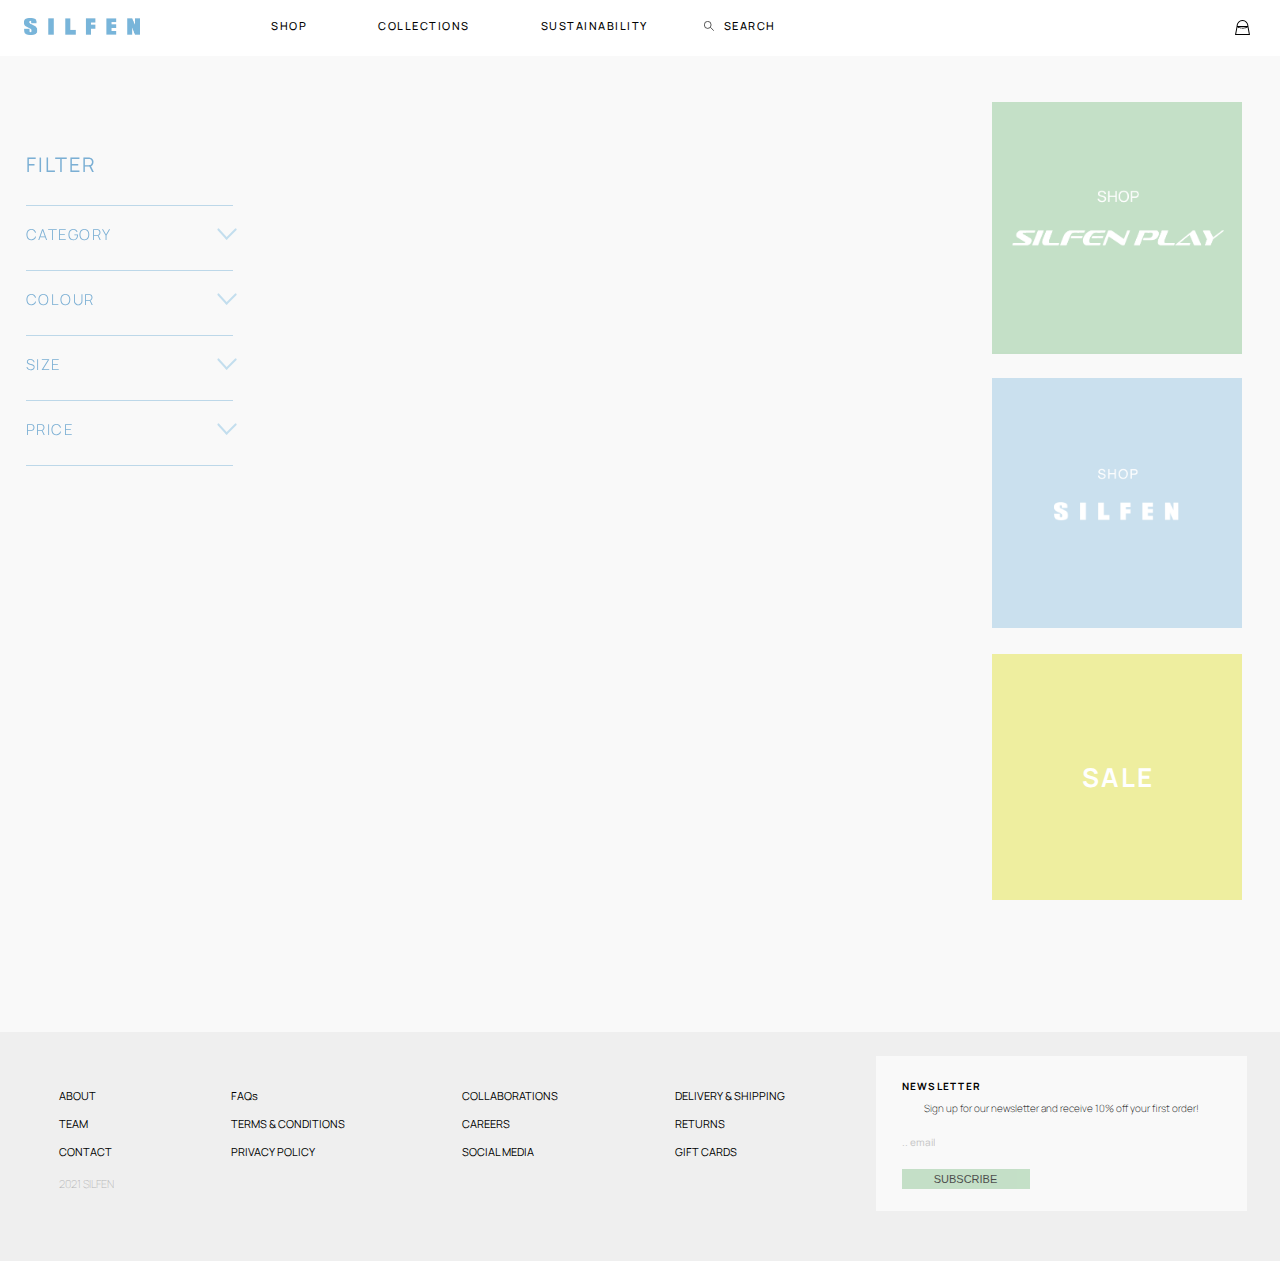
<file: shopsilfenplay.html>
<!DOCTYPE html>
<html lang="en">
  <head>
    <meta charset="UTF-8" />
    <meta name="viewport" content="width=device-width, initial-scale=1.0" />
    <title>Document</title>
    <link rel="stylesheet" href="css/shopsilfen.css" />
    <link rel="stylesheet" href="css/menu.css" />
  </head>
  <body>
    <header class="nav_container">
      <nav>
        <img id="burgermenuBtn" src="img/burgermenuIcon.svg" />
        <a href="index.html">
          <img id="logo" href="index.html" src="img/bluelogo.png"
        /></a>

        <div id="cos" class="burgerContent">
          <div class="dropdown">
            <a href="shopall.html" class="dropbtn">SHOP</a>
            <div class="dropdown-content">
              <a href="shopall.html">Shop All</a>
              <a href="shopsilfen.html"> Shop Silfen</a>
              <a href="shopsilfenplay.html">Shop Silfen Play</a>

              <div class="whitebg"></div>
            </div>
          </div>

          <div class="dropdown">
            <a href="collections.html" class="dropbtn">COLLECTIONS</a>
            <div class="dropdown-content">
              <a href="collectionsilfenplay.html">Silfen Play</a>
              <a href="collectionsnowqueen.html">Snow Queen</a>
              <a href="collectionrecycle.html">Recycle</a>
              <div class="whitebg"></div>
            </div>
          </div>

          <div class="dropdown">
            <a href="sustainability.html" class="dropbtn">SUSTAINABILITY</a>
            <div class="dropdown-content">
              <a href="#">Our goals</a>
              <a href="#">Certificates</a>
              <a href="#"></a>
              <div class="whitebg"></div>
            </div>
          </div>

          <div class="dropdown">
            <div class="search">
              <img
                src="img/searchicon.svg"
                alt="searchicon"
                class="searchicon searchhover"
              />
              <img
                src="/img/searchbar.svg"
                alt="searchbar"
                class="searchbar searchhover"
              />
              <p class="searchhover">Type here...</p>
              <a href="#" class="dropbtn">SEARCH</a>
            </div>
          </div>
        </div>
      </nav>
      <div class="cartbag">
        <a href="cart.html"><img src="img/cartbag.svg" alt="searchbag" /></a>
      </div>
    </header>
    <main>
      <aside>
        <div id="filtering">
          <h2>FILTER</h2>
          <img src="img/Line.svg" />

          <h3 id="catbtn">
            CATEGORY <span><img src="img/Group 5.svg" /></span>
          </h3>

          <div class="dropdown-filter">
            <div class="hidden" id="category">
              <div>
                <input type="checkbox" id="scales" name="scales" />
                <label for="scales">Bumbag</label>
              </div>
              <div>
                <input type="checkbox" id="scales" name="scales" />
                <label for="scales">Crossbody Bag </label>
              </div>
              <div>
                <input type="checkbox" id="scales" name="scales" />
                <label for="scales">Wallets</label>
              </div>
              <div>
                <input type="checkbox" id="scales" name="scales" />
                <label for="scales">Shoulder Bag</label>
              </div>
            </div>
          </div>

          <img src="img/Line.svg" />

          <h3 id="colbtn">
            COLOUR <span><img src="img/Group 5.svg" /></span>
          </h3>

          <div class="dropdown-filter">
            <div class="hidden" id="colour">
              <div>
                <input type="checkbox" id="scales" name="scales" />
                <label for="scales">pink</label>
              </div>
              <div>
                <input type="checkbox" id="scales" name="scales" />
                <label for="scales">rose </label>
              </div>
              <div>
                <input type="checkbox" id="scales" name="scales" />
                <label for="scales">blue</label>
              </div>
            </div>
          </div>
          <img src="img/Line.svg" />
          <h3 id="sizbtn">
            SIZE <span><img src="img/Group 5.svg" /></span>
          </h3>

          <div class="dropdown-filter">
            <div class="hidden" id="size">
              <div>
                <input type="checkbox" id="scales" name="scales" />
                <label for="scales">small</label>
              </div>
              <div>
                <input type="checkbox" id="scales" name="scales" />
                <label for="scales">medium </label>
              </div>
              <div>
                <input type="checkbox" id="scales" name="scales" />
                <label for="scales">big</label>
              </div>
            </div>
          </div>
          <img src="img/Line.svg" />

          <h3 id="pribtn">
            PRICE <span><img src="img/Group 5.svg" /></span>
          </h3>

          <div class="dropdown-filter">
            <div class="hidden" id="price">
              <div id="price">
                <input type="checkbox" id="scales" name="scales" />
                <label for="scales">0-200</label>
              </div>
              <div>
                <input type="checkbox" id="scales" name="scales" />
                <label for="scales">200-500</label>
              </div>
              <div>
                <input type="checkbox" id="scales" name="scales" />
                <label for="scales">500+</label>
              </div>
            </div>
          </div>
          <img src="img/Line.svg" />
        </div>
      </aside>
      <section id="products"></section>
      <section id="buttons">
        <div id="div1">
          <a href="shopsilfenplay.html">
            <img id="shopsilfenPlay" src="img/SHOPSP.png"
          /></a>
        </div>
        <div id="div2">
          <a href="shopsilfen.html"> <img src="img/shopsilfen.png" /></a>
        </div>
        <div id="div3">
          <h2>SALE</h2>
        </div>
      </section>
    </main>
    <template id="product-template">
      <article>
        <a href=""
          ><img
            id="img"
            src="https://upload.wikimedia.org/wikipedia/commons/8/89/Totebag.jpg"
            alt=""
        /></a>
        <h2>NAME</h2>
        <p>PRICE</p>
      </article>
    </template>
    <footer>
      <div class="container1">
        <a href="#">ABOUT</a>
        <a href="#">TEAM</a>
        <a href="#">CONTACT</a>
        <p>2021 SILFEN</p>
      </div>
      <div class="container1">
        <a href="#">FAQs</a>
        <a href="#">TERMS & CONDITIONS</a>
        <a href="#">PRIVACY POLICY</a>
      </div>
      <div class="container1">
        <a href="#">COLLABORATIONS</a>
        <a href="#">CAREERS</a>
        <a href="#">SOCIAL MEDIA</a>
      </div>
      <div class="container1">
        <a href="#">DELIVERY & SHIPPING</a>
        <a href="#">RETURNS</a>
        <a href="#">GIFT CARDS</a>
      </div>
      <div class="container2">
        <h4>NEWSLETTER</h4>
        <p>Sign up for our newsletter and receive 10% off your first order!</p>
        <a href="#">.. email</a>
        <img src="/img/newsletterline.svg" alt="line" />
        <button>SUBSCRIBE</button>
      </div>
    </footer>
    <script src="js/shopsilfenplay.js"></script>
    <script src="js/burgermenu.js"></script>
  </body>
</html>
</file>
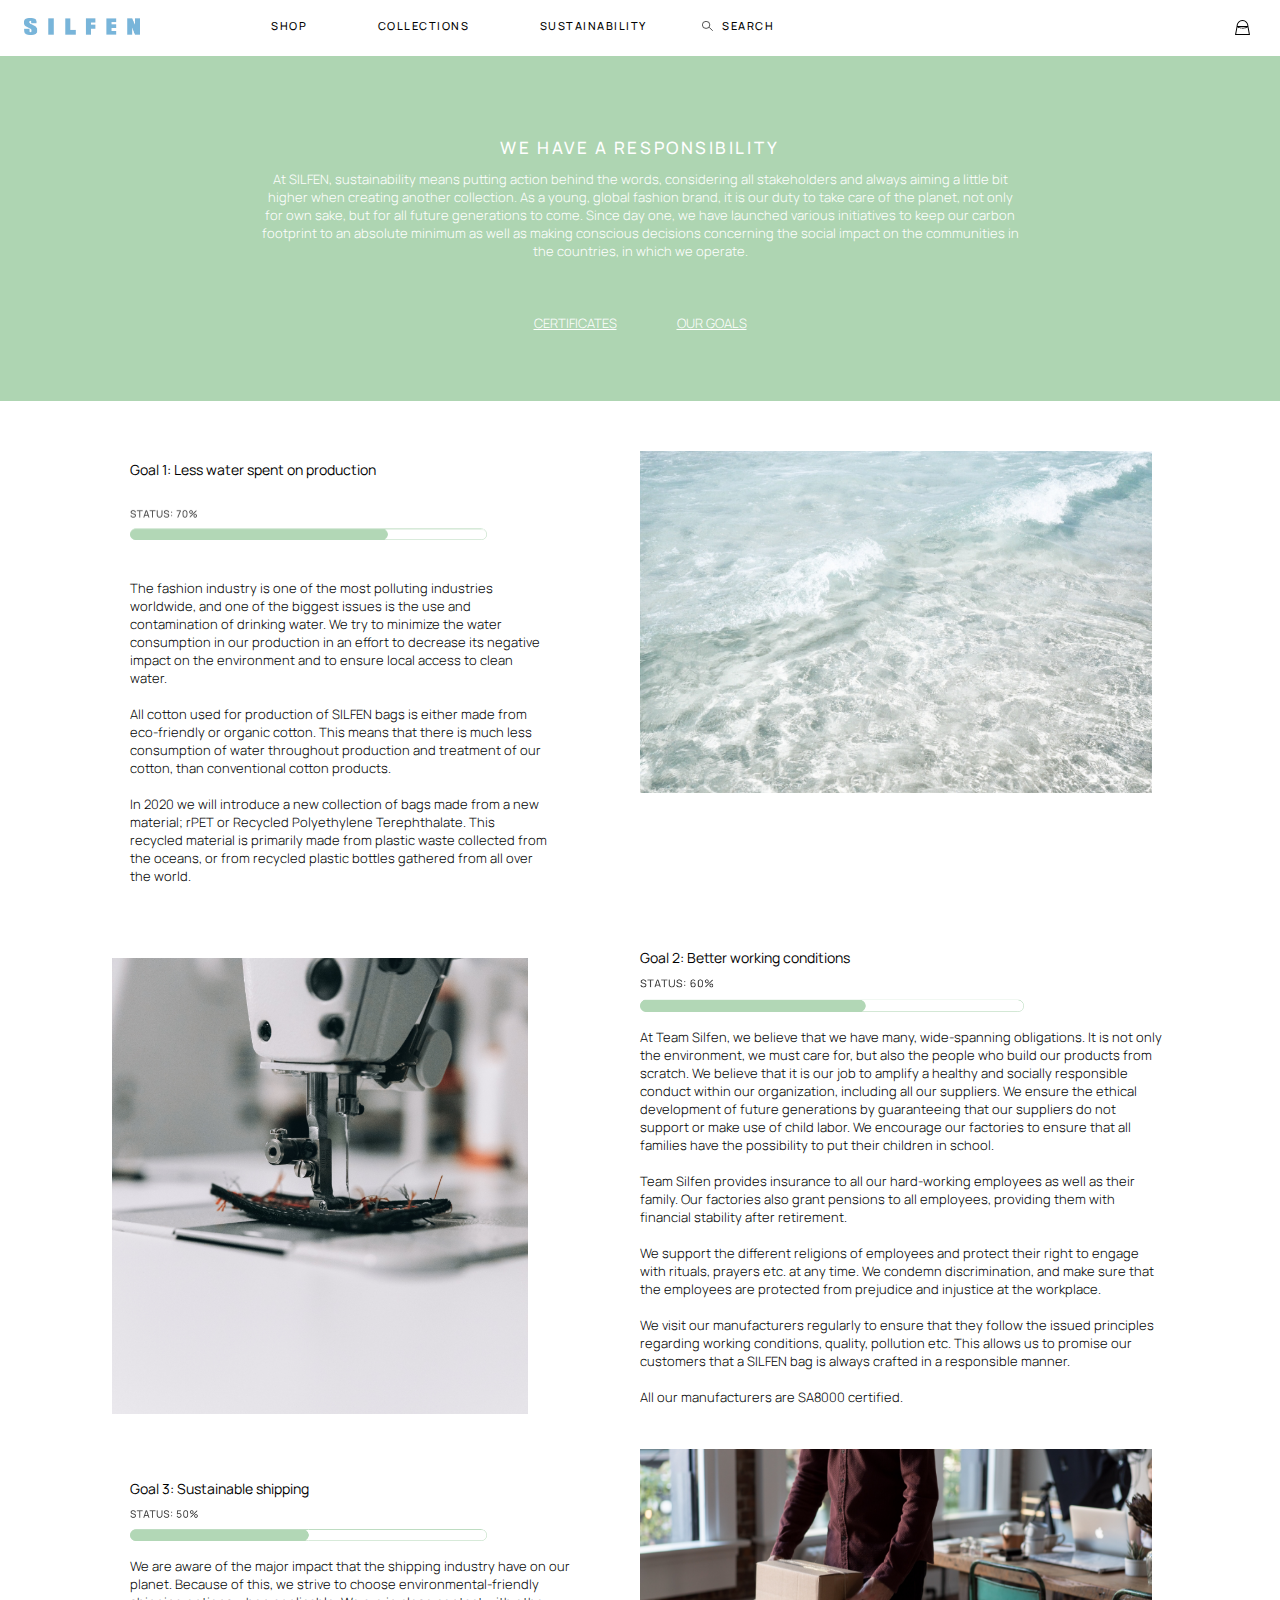
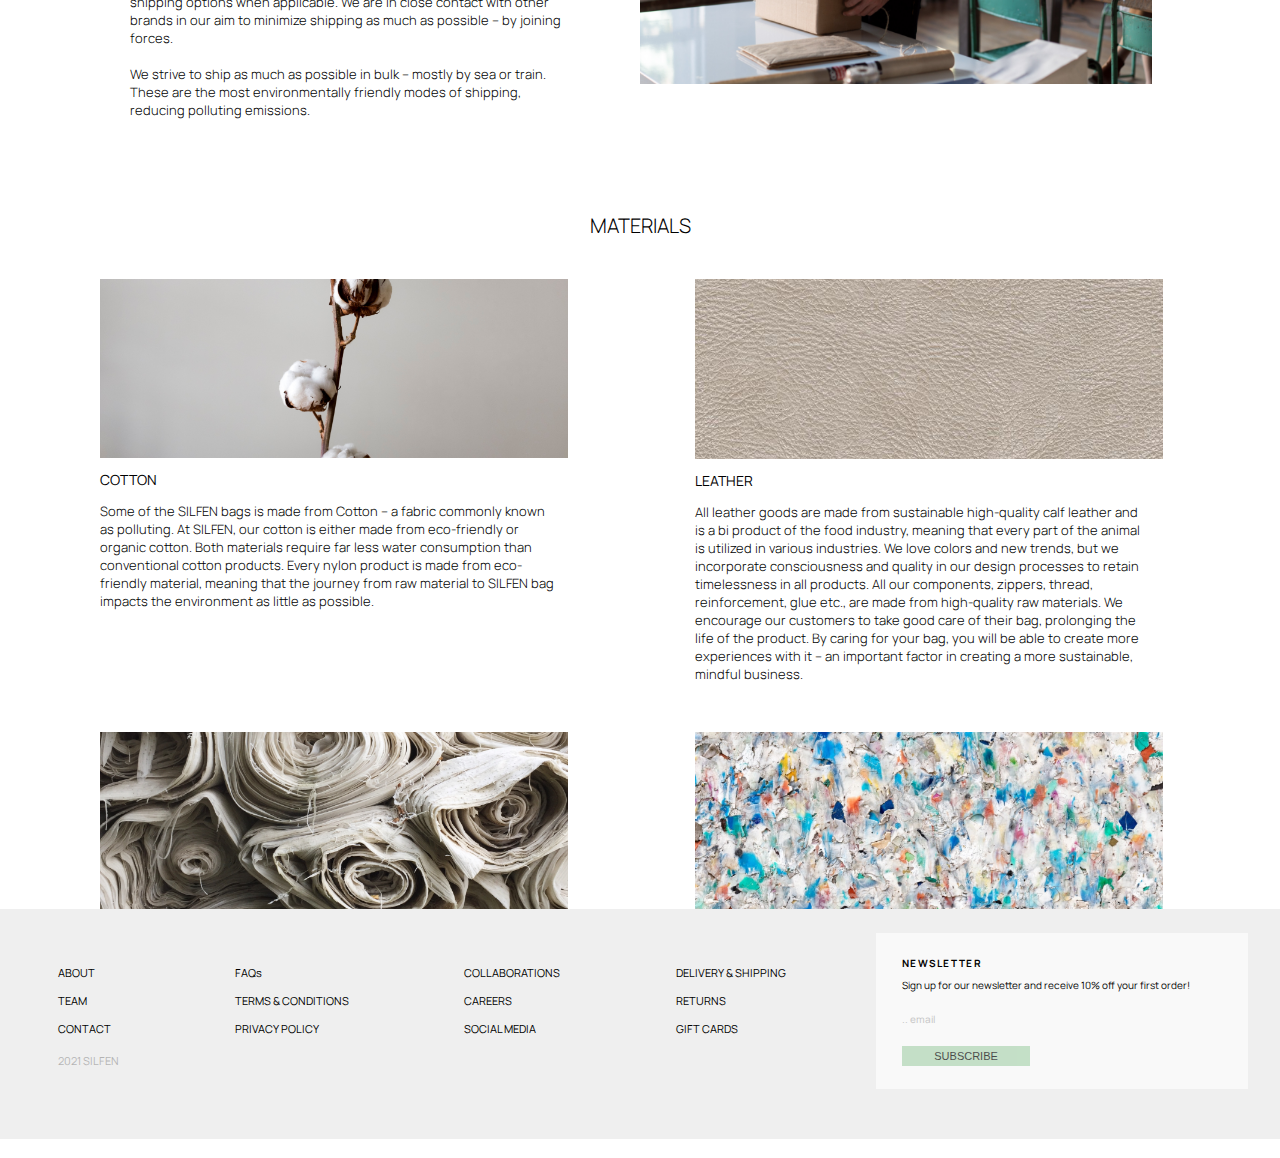
<file: sustainability.html>
<!DOCTYPE html>
<html lang="en">
  <head>
    <meta charset="UTF-8" />
    <meta http-equiv="X-UA-Compatible" content="IE=edge" />
    <meta name="viewport" content="width=device-width, initial-scale=1.0" />
    <title>Document</title>
    <link rel="stylesheet" href="css/sustainability.css" />
    <link rel="stylesheet" href="css/menu.css" />
  </head>
  <body>
    <header class="nav_container">
      <nav>
        <img id="burgermenuBtn" src="img/burgermenuIcon.svg" />
        <a href="index.html">
          <img id="logo" href="index.html" src="img/bluelogo.png"
        /></a>

        <div id="cos" class="burgerContent">
          <div class="dropdown">
            <a href="shopall.html" class="dropbtn">SHOP</a>
            <div class="dropdown-content">
              <a href="shopall.html">Shop All</a>
              <a href="shopsilfen.html"> Shop Silfen</a>
              <a href="shopsilfenplay.html">Shop Silfen Play</a>

              <div class="whitebg"></div>
            </div>
          </div>

          <div class="dropdown">
            <a href="collections.html" class="dropbtn">COLLECTIONS</a>
            <div class="dropdown-content">
              <a href="collectionsilfenplay.html">Silfen Play</a>
              <a href="collectionsnowqueen.html">Snow Queen</a>
              <a href="collectionrecycle.html">Recycle</a>
              <div class="whitebg"></div>
            </div>
          </div>

          <div class="dropdown">
            <a href="sustainability.html" class="dropbtn">SUSTAINABILITY</a>
            <div class="dropdown-content">
              <a href="#">Our goals</a>
              <a href="#">Certificates</a>
              <a href="#"></a>
              <div class="whitebg"></div>
            </div>
          </div>

          <div class="dropdown">
            <div class="search">
              <img
                src="img/searchicon.svg"
                alt="searchicon"
                class="searchicon searchhover"
              />
              <img
                src="/img/searchbar.svg"
                alt="searchbar"
                class="searchbar searchhover"
              />
              <p class="searchhover">Type here...</p>
              <a href="#" class="dropbtn">SEARCH</a>
            </div>
          </div>
        </div>
      </nav>
      <div class="cartbag">
        <a href="cart.html"><img src="img/cartbag.svg" alt="searchbag" /></a>
      </div>
    </header>

    <main>
      <div class="box1">
        <h1>WE HAVE A RESPONSIBILITY</h1>
        <h2>
          At SILFEN, sustainability means putting action behind the words,
          considering all stakeholders and always aiming a little bit higher
          when creating another collection. As a young, global fashion brand, it
          is our duty to take care of the planet, not only for own sake, but for
          all future generations to come. Since day one, we have launched
          various initiatives to keep our carbon footprint to an absolute
          minimum as well as making conscious decisions concerning the social
          impact on the communities in the countries, in which we operate.
        </h2>
        <div class="text">
          <p>CERTIFICATES</p>
          <p>OUR GOALS</p>
        </div>
      </div>

      <div class="goal1">
        <h1>Goal 1: Less water spent on production</h1>
        <img src="img/goal1.png" alt="goal1" />
        <p>
          The fashion industry is one of the most polluting industries
          worldwide, and one of the biggest issues is the use and contamination
          of drinking water. We try to minimize the water consumption in our
          production in an effort to decrease its negative impact on the
          environment and to ensure local access to clean water.<br /><br />All
          cotton used for production of SILFEN bags is either made from
          eco-friendly or organic cotton. This means that there is much less
          consumption of water throughout production and treatment of our
          cotton, than conventional cotton products.<br /><br />
          In 2020 we will introduce a new collection of bags made from a new
          material; rPET or Recycled Polyethylene Terephthalate. This recycled
          material is primarily made from plastic waste collected from the
          oceans, or from recycled plastic bottles gathered from all over the
          world.
        </p>
      </div>

      <img src="img/sea.png" alt="goal1-img" class="goal1-img" />

      <div class="goal2">
        <h1>Goal 2: Better working conditions</h1>
        <img src="img/goal2.png" alt="goal2" />
        <p>
          At Team Silfen, we believe that we have many, wide-spanning
          obligations. It is not only the environment, we must care for, but
          also the people who build our products from scratch. We believe that
          it is our job to amplify a healthy and socially responsible conduct
          within our organization, including all our suppliers. We ensure the
          ethical development of future generations by guaranteeing that our
          suppliers do not support or make use of child labor. We encourage our
          factories to ensure that all families have the possibility to put
          their children in school.<br /><br />
          Team Silfen provides insurance to all our hard-working employees as
          well as their family. Our factories also grant pensions to all
          employees, providing them with financial stability after
          retirement.<br /><br />We support the different religions of employees
          and protect their right to engage with rituals, prayers etc. at any
          time. We condemn discrimination, and make sure that the employees are
          protected from prejudice and injustice at the workplace.<br /><br />
          We visit our manufacturers regularly to ensure that they follow the
          issued principles regarding working conditions, quality, pollution
          etc. This allows us to promise our customers that a SILFEN bag is
          always crafted in a responsible manner.<br /><br />
          All our manufacturers are SA8000 certified.
        </p>
      </div>

      <img src="img/sow.png" alt="goal2-img" class="goal2-img" />

      <div class="goal3">
        <h1>Goal 3: Sustainable shipping</h1>
        <img src="img/goal3.png" alt="goal3" />
        <p>
          We are aware of the major impact that the shipping industry have on
          our planet. Because of this, we strive to choose
          environmental-friendly shipping options when applicable. We are in
          close contact with other brands in our aim to minimize shipping as
          much as possible – by joining forces.<br /><br />
          We strive to ship as much as possible in bulk – mostly by sea or
          train. These are the most environmentally friendly modes of shipping,
          reducing polluting emissions.
        </p>
      </div>

      <img src="img/box.png" alt="goal3-img" class="goal3-img" />

      <div class="materials-text">MATERIALS</div>

      <div class="materials">
        <div class="cotton">
          <img src="img/cotton.png" alt="cotton" />
          <h1>COTTON</h1>
          <p>
            Some of the SILFEN bags is made from Cotton – a fabric commonly
            known as polluting. At SILFEN, our cotton is either made from
            eco-friendly or organic cotton. Both materials require far less
            water consumption than conventional cotton products. Every nylon
            product is made from eco-friendly material, meaning that the journey
            from raw material to SILFEN bag impacts the environment as little as
            possible.
          </p>
        </div>

        <div class="leather">
          <img src="img/leather.png" alt="leather" />
          <h1>LEATHER</h1>
          <p>
            All leather goods are made from sustainable high-quality calf
            leather and is a bi product of the food industry, meaning that every
            part of the animal is utilized in various industries. We love colors
            and new trends, but we incorporate consciousness and quality in our
            design processes to retain timelessness in all products. All our
            components, zippers, thread, reinforcement, glue etc., are made from
            high-quality raw materials. We encourage our customers to take good
            care of their bag, prolonging the life of the product. By caring for
            your bag, you will be able to create more experiences with it – an
            important factor in creating a more sustainable, mindful business.
          </p>
        </div>

        <div class="vegan">
          <img src="img/vegan.png" alt="vegan" />
          <h1>VEGAN OPTIONS</h1>
          <p>
            In 2019, we presented our first vegan option in a collection, and we
            have continued to this since then. We make sure that all non-leather
            material – e.g. our nylon, lacquer – are all 100% vegan, promising
            that these products do not contain any parts from animals.
          </p>
        </div>

        <div class="pret-line">
          <img src="img/rpet.png" alt="rpet" />
          <h1>RPET LINE</h1>
          <p>
            In 2020 we are expecting to launch a new collection manufactured in
            rPET, recycled polyethylene terephthalate. The material is well
            known as it is made from water bottles across the world – bottles
            that often end up discarded in oceans or nature. This recycled
            material is primarily made from plastic waste collected from the
            oceans, or from recycled plastic bottles gathered from all over the
            world. With this new collection, we aim to emphasize the impact of
            pollution irresponsible wasting. We wish to pass this awareness to
            our customers, and to encourage them to help clean our oceans!
          </p>
        </div>
      </div>
    </main>

    <footer>
      <div class="container1">
        <a href="#">ABOUT</a>
        <a href="#">TEAM</a>
        <a href="#">CONTACT</a>
        <p>2021 SILFEN</p>
      </div>
      <div class="container1">
        <a href="#">FAQs</a>
        <a href="#">TERMS & CONDITIONS</a>
        <a href="#">PRIVACY POLICY</a>
      </div>
      <div class="container1">
        <a href="#">COLLABORATIONS</a>
        <a href="#">CAREERS</a>
        <a href="#">SOCIAL MEDIA</a>
      </div>
      <div class="container1">
        <a href="#">DELIVERY & SHIPPING</a>
        <a href="#">RETURNS</a>
        <a href="#">GIFT CARDS</a>
      </div>
      <div class="container2">
        <h4>NEWSLETTER</h4>
        <p>Sign up for our newsletter and receive 10% off your first order!</p>
        <a href="#">.. email</a>
        <img src="/img/newsletterline.svg" alt="line" />
        <button>SUBSCRIBE</button>
      </div>
    </footer>
    <script src="js/index.js"></script>
    <script src="js/burgermenu.js"></script>
  </body>
</html>
</file>
<file: css/style.css>
@import url("https://fonts.googleapis.com/css2?family=Manrope:wght@300;500;600;700;800&display=swap");

/* IMAGE GRID */
.gridsection {
  margin-top: 5.5rem;
  position: relative;
  display: grid;
  grid-template-columns: 32.76% 24.67% 42.57%;
  grid-template-areas:
    "img img2 img4"
    "img img2 img4"
    "img img3 img4"
    "img img3 img4";
  gap: 0;
  width: 100vw;
}

.grid_container {
  position: absolute;
  height: auto;
  width: 100vw;
}

html {
  background-color: var(--color-5);
  font-family: var(--font-1);
  font-weight: 500;
}

#img1 {
  grid-area: img;
  margin-right: -1px;
  margin-top: -1px;
}

#img2 {
  grid-area: img2;
}

#img3 {
  grid-area: img3;
  margin-top: -5px;
  width: 102.5%;
}

#img4 {
  grid-area: img4;
  margin-top: -0.5px;
}

#test:hover {
  opacity: 0%;
}

#img4 {
  grid-area: img4;
}

#img3:hover {
  background-color: var(--color-2);

  cursor: pointer;
  height: 99%;
}

#img3 p {
  display: none;
  width: 50px;
  font-size: 3vw;
  color: white;
  position: absolute;
  margin-top: 95px;
  margin-left: -195px;
  font-family: Manrope, sans-serif;
}

#img1 button {
  top: 80%;
  left: 40%;
  transform: translate(-50%, -50%);
  -ms-transform: translate(-50%, -50%);
  background-color: var(--color-1);
}

#img4 button {
  top: 15%;
  left: 50%;
  background-color: var(--color-4);
}

.shopbutton:hover {
  font-size: 1.2vw;
  margin-left: -1px;
  margin-top: -1px;
}

.shopbutton {
  position: absolute;
  color: white;
  font-size: 1.1vw;
  padding: 12px 24px;
  border: none;
  cursor: pointer;
  border-radius: 35px;
  letter-spacing: 0.2vw;
  opacity: 90%;
}

.container {
  position: relative;
}

/* Shop Collections */
.shopcollections {
  position: absolute;
  margin-top: 60vw;
  width: 100vw;
  height: 10vw;
}

.productscroll {
  margin-left: 3vw;
  margin-right: 3vw;
  display: flex;
  justify-content: space-between;
}

article {
  display: inline-flex;
  flex-direction: column;
  width: 18vw;
  padding: 15px;
  text-align: center;
}

.arrow {
  width: 1.8vw;
  margin-top: -30px;
}

.productrow h2 {
  font-family: var(--font-1);
  font-weight: 500;
  text-transform: uppercase;
  font-size: 1vw;
  letter-spacing: 0.05vw;
  opacity: 60%;
}

h1 {
  font-weight: 500;
  margin-left: 13vw;
  margin-bottom: 4vw;
  opacity: 60%;
  text-transform: uppercase;
  letter-spacing: 0.2vw;
  font-size: 1.4rem;
}

.productrow p {
  font-weight: 500;
  text-transform: uppercase;
  font-size: 1vw;
  letter-spacing: 0.07vw;
  opacity: 60%;
  margin-top: -5px;
  margin-left: 6px;
}

/* Newletter JOIN US */
.join-us {
  position: absolute;
  margin-top: 100vw;
  display: flex;
  width: 100vw;
  height: auto;
}

.text-container {
  width: 61%;
  display: flex;
  flex-direction: column;
  text-align: center;
  align-items: center;
  padding: 5vw 8vw;
  background: var(--color-6);
}

.join-us img {
  width: 39%;
}

.text-container h2 {
  color: var(--color-1);
  font-weight: 500;
  text-transform: uppercase;
  letter-spacing: 0.2vw;
  font-size: 1.7rem;
  margin-bottom: 3rem;
}

.text-container p {
  opacity: 75%;
  font-size: 1.3rem;
}

.shopbutton {
  color: white;
  background: var(--color-1);
  position: absolute;
  top: 70%;
  font-size: 1.1vw;
}

.shopbutton:hover {
  font-size: 1.2vw;
}

/* Sustainable block */
.resp {
  position: absolute;
  margin-top: 130vw;
  width: 100vw;
}

.hov {
  display: none;
}

.resp:hover .hov {
  display: block;
  margin-top: -43vw;
  width: 100vw;
}

/* Instagram Feed */
.insta {
  display: block;
  width: 100vw;
  position: absolute;
  margin-top: 170vw;
  text-align: center;
  padding-bottom: 10vw;
}

.insta_text {
  padding: 8vw 20vw;
  margin-top: 2vw;
}

.insta p,
a {
  font-size: 1.5rem;
  color: var(--color-1);
  margin-top: 0;
  text-decoration: none;
}

/* Footer height */

footer {
  margin-top: 230vw;
}

@media screen and (max-width: 700px) {
  .gridsection {
    margin-top: 4rem;
    grid-template-columns: 50% 50%;
    grid-template-areas:
      "img img2"
      "img img3"
      "img4 img4"
      "img4 img4";
    width: 100vw;
  }

  #img1 {
    height: 98vw;
  }

  #img1 img {
    height: 120%;
    width: 130%;
  }

  #img3 img {
    height: 110%;
  }

  #img3:hover {
    height: 105%;
  }

  #img3 p {
    display: none;
    font-size: 2rem;
    margin-top: 70px;
    margin-left: -155px;
  }

  #img1 button {
    top: 30%;
    left: 50%;
  }

  #img4 button {
    top: 15%;
    left: 50%;
  }

  .shopbutton:hover {
    font-size: 1.6rem;
    margin-left: -1px;
    margin-top: -1px;
  }

  .shopbutton {
    font-size: 1.5rem;
    padding: 10px 25px;
    letter-spacing: 0.05vw;
  }

  .shopcollections {
    display: none;
  }

  .join-us {
    margin-top: 200vw;
    flex-direction: column;
  }

  .text-container {
    width: 91%;
    display: flex;
    flex-direction: column;
    padding: 10vw 4.8vw;
    background: var(--color-6);
    height: 100vw;
  }

  .join-us img {
    position: absolute;
    width: 100%;
    margin-top: 100vw;
  }

  .signup {
    margin-top: -10vw;
  }
  .resp {
    display: none;
  }

  .insta {
    display: block;
    width: 100vw;
    position: absolute;
    margin-top: 400vw;
    text-align: center;
    padding-bottom: 10vw;
  }

  footer {
    margin-top: 480vw;
  }
}
</file>
<file: css/menu.css>
@import url("https://fonts.googleapis.com/css2?family=Manrope:wght@300;500;600;700;800&display=swap");
:root {
  --color-1: #7bafd4;
  --color-2: #eeee9f;
  --color-3: white;
  --color-4: #aed5b2;
  --color-5: #f9f9f9;
  --color-6: #efefef;
  --font-1: "Manrope", sans-serif;
}

html,
body {
  padding: 0;
  margin: 0;
  font-size: 10px;
}

.hidden {
  display: none;
}
img {
  max-width: 100%;
}

/* NAVIGATION */

/* Making the Navbar fixed when scrolling */
.nav_container {
  position: fixed;
  z-index: 2;
}

nav {
  display: flex;
  width: 100vw;
  padding: 1.8rem;
  margin-top: 0px;
  height: 2rem;
  margin-left: 0;
  background: white;
}

.dropbtn {
  padding: 1.5rem;
  font-size: 1.1rem;
  font-weight: 500;
  border: none;
  letter-spacing: 0.15rem;
}

header img {
  height: 1.7rem;
  margin-left: 0.5vw;
  margin-top: -0.5px;
}
#burgermenuBtn {
  display: none;
}
header a {
  margin-right: 3vw;
  color: black;
  text-decoration: none;
  font-family: var(--font-1);
  font-size: 1.2vw;
  width: 200px;
}

/* The container <div> - needed to position the dropdown content */
.dropdown {
  position: relative;
  display: inline-block;
}

/* Dropdown Content (Hidden by Default) */
.dropdown-content {
  display: none;
  position: absolute;
  width: auto;
  box-shadow: 0px 16px 10px 0px rgba(0, 0, 0, 0.1);
  z-index: 1;
  margin-top: 4rem;
}

/* Full width dropdown background */
.whitebg {
  background-color: white;
  height: 160px;
  position: fixed;
  z-index: -1;
}

.whitebg:before {
  content: "";
  background-color: white;
  position: absolute;
  height: 100%;
  width: 150vw;
  margin-left: -50vw;
  margin-top: -140px;
}

/* Links inside the dropdown */
.dropdown-content a {
  color: black;
  padding: 12px 16px;
  text-decoration: none;
  display: block;
  margin-left: 0vw;
  font-size: 1rem;
}

/* Change color of dropdown links on hover */
.dropdown-content a:hover {
  text-decoration: underline;
}

/* Show the dropdown menu on hover */
.dropdown:hover .dropdown-content {
  display: block;
}

/* Search bar and the change on hover */
.search a {
  padding-left: 2rem;
}

.searchicon {
  height: 1rem;
  position: absolute;
  margin-bottom: 0rem;
  margin-top: 3px;
  margin-left: 0px;
  padding-right: 1rem;
}

.searchbar {
  display: none;
  height: 1px;
  margin-top: 17px;
  padding-left: 10px;
}

.search p {
  display: none;
  font-family: var(--font-1);
  position: absolute;
  margin-top: -2.2rem;
  margin-left: 2rem;
  font-size: 1.1rem;
}

.search {
  display: inline-block;
  position: relative;
}

.search:hover .searchbar {
  display: inline-block;
}

.search:hover p {
  display: block;
}

.search:hover a {
  display: none;
}

/* Cart Icon */

.cartbag {
  position: relative;
  margin-left: 96vw;
  height: 100%;
  margin-top: -37px;
}

.cartbag img {
  height: 1.5rem;
}

/*DROPDOWN FILTERING MENU*/

.dropdown-filter div {
  line-height: 2em;
  font-size: 1.1em;
}

.dropdown-filter {
  display: block;
}

aside {
  padding: 4vw 2vw;
  margin-top: 6.5vw;
  font-family: var(--font-1);
  color: #7bafd4;
}
#filtering {
  position: fixed;
}

#filtering h2 {
  font-size: 2em;
  font-weight: 400;
  letter-spacing: 0.1em;
}

#filtering h3 {
  font-size: 1.5em;
  font-weight: 300;
  letter-spacing: 0.1em;
}

/* FOOTER */

footer {
  display: flex;
  width: 100vw;
  padding-top: 50px;
  padding-bottom: 50px;
  justify-content: space-around;
  height: auto;
  position: absolute;
  background: var(--color-6);
  font-family: var(--font-1);
}

.container1 {
  display: flex;
  flex-direction: column;
  font-family: var(--font-1);
  color: black;
  font-size: 1.1rem;
}

.container1 p {
  opacity: 25%;
  padding: 0vw 2vw;
}

.container1 a {
  color: black;
  padding: 0.5vw 2vw;
  font-size: 1.1rem;
  text-decoration: none;
}

.container1 a:hover {
  text-decoration: underline;
}
.container2 {
  width: 25vw;
  background-color: var(--color-5);
  display: inline-flex;
  flex-direction: column;
  padding: 0.2vw 2vw;
  margin-top: -2vw;
}

.container2 h4 {
  margin-top: 20px;
  letter-spacing: 0.1vw;
}

.container2 a {
  color: black;
  opacity: 20%;
  font-weight: 500;
  font-size: 1rem;
  text-decoration: none;
}

.container2 p {
  padding-bottom: 10px;
  color: black;
  margin-top: -5px;
}

.container2 img {
  padding-bottom: 20px;
  width: 100%;
}

.container2 button {
  border-radius: 0vw;
  color: black;
  background-color: var(--color-4);
  opacity: 70%;
  font-size: 1.1rem;
  width: 40%;
  border: none;
  padding: 0.3vw 0vw;
  margin-bottom: 20px;
}

@media screen and (max-width: 700px) {
  html,
  body {
    font-size: 12px;
  }
  footer {
    flex-direction: column;
  }

  .container1 {
    padding: 3vw;
    margin-left: 10vw;
  }

  .container2 {
    width: 80vw;
    background-color: var(--color-5);
    display: inline-flex;
    flex-direction: column;
    margin-left: 10vw;
    padding: 2vw 2vw;
    margin-top: 5vw;
  }

  .dropdown {
    position: relative;
    display: inline-block;
  }

  #logo {
    width: 200px;
    margin-left: 5vw;
  }
  /* Dropdown Content (Hidden by Default) */
  .dropdown-content {
    display: none;
    position: absolute;
    width: auto;
    box-shadow: 0px 16px 10px 0px rgba(0, 0, 0, 0.1);
    z-index: 1;
    margin-top: 4rem;
  }

  /* Full width dropdown background */
  .whitebg {
    display: none;
  }

  .whitebg:before {
    content: "";
    background-color: white;
    position: absolute;
    height: 100%;
    width: 150vw;
    margin-left: -50vw;
    margin-top: -140px;
  }

  /* Links inside the dropdown */
  .dropdown-content a {
    color: black;
    padding: 12px 16px;
    text-decoration: none;
    display: block;
    margin-left: 0vw;
    font-size: 1rem;
  }

  /* Show the dropdown menu on hover */
  .dropdown:hover .dropdown-content {
    display: none;
  }

  /* Search bar and the change on hover */
  .search a {
    display: none;
  }

  .searchicon {
    display: none;
  }

  .searchbar {
    display: none;
  }

  nav {
    display: inline;
    padding: 0;
    margin-top: 0px;
    height: 10px;

    background: white;
  }
  header img {
    height: auto;
    margin-left: 2vw;
    margin-top: 10px;
    margin-bottom: 10px;
  }

  header {
    background-color: white;
    width: 100vw;
  }
  /* Cart Icon */

  .cartbag {
    display: none;
  }

  .cartbag img {
    display: none;
  }

  .burgerContent {
    display: none;
    flex-direction: column;
    gap: 2vw;
    margin-top: 2vw;
  }
  .burgerContentOpen {
    display: flex;
    flex-direction: column;
    gap: 2vw;
    margin-top: 2vw;
    padding-left: 60px;
  }
  .dropdown a:hover {
    text-decoration: underline;
  }

  #burgermenuBtn {
    display: inline;
    height: 28px;
    margin-right: auto;
    margin-left: 3vw;
  }
}
</file>
<file: css/collectionrecycle.css>
@import url("https://fonts.googleapis.com/css2?family=Manrope:wght@300;500;600;700;800&display=swap");

/*picture with h1 and h2*/
body {
  font-family: Manrope, sans-serif;
  background-color: var(--color-5);
}

.box1 {
  width: 100vw;
  height: 250px;
}

.box1 h1 {
  font-weight: 500;
  text-transform: uppercase;
  letter-spacing: 0.05vw;
  font-size: 1.8rem;
  margin-top: 130px;
  color: white;
}

.box1 h2 {
  font-weight: 500;
  text-transform: uppercase;
  letter-spacing: 0.05vw;
  font-size: 1.5rem;
  color: black;
}

.text {
  position: absolute;
  font-size: 1.3rem;
  margin-top: -20vw;
  margin-left: 10vw;
}

.recycleimg {
  position: absolute;
  opacity: 27%;
  margin-top: 6vw;
  margin-left: 60vw;
  transform: rotate(353deg);
  width: 20vw;
}

.introduction {
  display: flex;
  flex-direction: row;
  margin-left: 8vw;
  width: 40vw;
}

.infotext h3 {
  font-size: 1.7rem;
  font-family: "Manrope", sans-serif;
}

.infotext p {
  font-size: 1.5rem;
  font-family: "Manrope", sans-serif;
}

.infotext {
  margin-top: 10vw;
  margin-left: 2vw;
  font-family: "Manrope", sans-serif;
}

/*collection info columns*/

.row {
  margin-top: 13vw;
  position: absolute;
  width: 100vw;
  justify-content: space-around;
  display: flex;
}

.two-sec h5 {
  font-family: "Manrope", sans-serif;
  font-weight: 500;
  opacity: 60%;
  text-transform: uppercase;
  letter-spacing: 0.2vw;
  font-size: 1.4rem;
  color: black;
  position: relative;
  padding-left: 1vw;
}

.two-sec p {
  font-family: "Manrope", sans-serif;
  font-weight: 500;
  opacity: 60%;
  letter-spacing: 0.05vw;
  font-size: 1.2rem;
  color: black;
  position: relative;
  padding-left: 1vw;
}

.column {
  float: left;
  width: 25.33%;
  margin-top: 2vw;
  position: relative;
  margin-left: 4vw;
}

.row:after {
  content: "";
  display: table;
  clear: both;
}

/* Shop Collections */
.shopcollections {
  position: absolute;
  margin-top: 60vw;
  width: 100vw;
  height: 10vw;
}

.productscroll {
  margin-left: 3vw;
  margin-right: 3vw;
  display: flex;
  justify-content: space-between;
}

.shopcollections article {
  display: inline-flex;
  flex-direction: column;
  width: 18vw;
  padding: 15px;
  text-align: center;
}

.arrow {
  width: 1.8vw;
  margin-top: -30px;
}

.productrow h2 {
  font-family: var(--font-1);
  font-weight: 500;
  text-transform: uppercase;
  font-size: 1vw;
  letter-spacing: 0.05vw;
  opacity: 60%;
}

.shopcollections h1 {
  font-weight: 500;
  margin-left: 13vw;
  margin-bottom: 4vw;
  opacity: 60%;
  text-transform: uppercase;
  letter-spacing: 0.2vw;
  font-size: 1.4rem;
}

.productrow p {
  font-weight: 500;
  text-transform: uppercase;
  font-size: 1vw;
  letter-spacing: 0.07vw;
  opacity: 60%;
  margin-top: -5px;
  margin-left: 6px;
}

.cta h4 {
  font-family: "Manrope", sans-serif;
  font-weight: 500;
  opacity: 80%;
  letter-spacing: 0.1vw;
  font-size: 1.4rem;
  color: black;
  position: relative;
  margin-top: 100vw;
  margin-left: 15vw;
}

/* footer */

footer {
  margin-top: 10vw;
}

@media screen and (max-width: 700px) {
  .box1 img {
    width: 100vw;
    height: 250px;
  }

  .text {
    margin-top: -60vw;
    margin-left: 10vw;
  }

  .recycleimg {
    opacity: 15%;
    margin-top: 10vw;
    margin-left: 10vw;
    width: 70vw;
  }

  .introduction {
    display: flex;
    flex-direction: row;
    margin-left: 8vw;
    width: 80vw;
  }

  .row {
    flex-direction: column;
  }

  .column {
    width: 80%;
    margin-top: 2vw;
    margin-left: 10vw;
  }

  .shopcollections {
    display: none;
  }

  .cta h4 {
    width: 80%;
    margin-top: 400vw;
    margin-left: 10vw;
    color: var(--color-1);
  }

  footer {
    margin-top: 30vw;
  }
}
</file>
<file: css/collections.css>
@import url("https://fonts.googleapis.com/css2?family=Manrope:wght@300;500;600;700;800&display=swap");

/* Collection columns */

body {
  background-color: var(--color-5);
  font-family: var(--font-1);
  font-weight: 500;
}

main {
  margin-top: 10vw;
  position: absolute;
}

section {
  position: absolute;
  margin-top: 10vw;
}

section h1 {
  margin-left: 5vw;
}

.row {
  position: absolute;
  width: 100vw;
  justify-content: space-around;
  display: flex;
  background-color: var(--color-5);
}

section h1 {
  font-family: "Manrope", sans-serif;
  font-weight: 500;
  opacity: 60%;
  margin-top: -10vw;
  text-transform: uppercase;
  letter-spacing: 0.2vw;
  font-size: 1.4rem;
  color: black;
  position: relative;
}

.column {
  float: left;
  width: 33.33%;
  margin-top: 2vw;
  position: relative;
}

.row:after {
  content: "";
  display: table;
  clear: both;
}

/* Collection buttons */

#snow button {
  top: 85%;
  left: 50%;
  transform: translate(-50%, -50%);
  -ms-transform: translate(-50%, -50%);
  background-color: var(--color-1);
}

#play button {
  top: 80%;
  left: 30%;
  background-color: var(--color-4);
}

#recycle button {
  top: 80%;
  left: 40%;
  background-color: var(--color-2);
}

.collectionbutton:hover {
  font-size: 1.2vw;
  margin-left: -1px;
  margin-top: -1px;
}

.collectionbutton {
  position: absolute;
  display: flex;
  color: white;
  font-size: 1.1vw;
  padding: 12px 24px;
  border: none;
  cursor: pointer;
  border-radius: 35px;
  letter-spacing: 0.2vw;
  opacity: 90%;
}

/* footer */

footer {
  margin-top: 50vw;
}

@media screen and (max-width: 700px) {
  main {
    margin-top: 30vw;
  }

  .row {
    flex-direction: column;
    margin-left: 10vw;
  }

  footer {
    margin-top: 350vw;
  }

  .column {
    float: left;
    width: 80%;
    margin-top: 2vw;
    position: relative;
  }

  .collectionbutton:hover {
    font-size: 1.2rem;
    margin-left: -1px;
    margin-top: -1px;
  }

  .collectionbutton {
    font-size: 1.1rem;
  }

  section h1 {
    margin-left: 10vw;
  }
}
</file>
<file: css/collectionssilfenplay.css>
@import url("https://fonts.googleapis.com/css2?family=Manrope:wght@300;500;600;700;800&display=swap");

/*picture with h1 and h2*/
body {
  font-family: Manrope, sans-serif;
  background-color: var(--color-5);
}

.box1 {
  width: 100vw;
  height: 250px;
}

.box1 h1 {
  font-weight: 500;
  text-transform: uppercase;
  letter-spacing: 0.05vw;
  font-size: 1.8rem;
  margin-top: 130px;
  color: black;
}

.box1 h2 {
  font-weight: 500;
  text-transform: uppercase;
  letter-spacing: 0.05vw;
  font-size: 1.5rem;
  color: #dede40;
}

.text {
  position: absolute;
  font-size: 1.3rem;
  margin-top: -20vw;
  margin-left: 10vw;
}

.recycleimg {
  position: absolute;
  margin-top: 20vw;
  margin-left: 60vw;
  width: 25vw;
}

.introduction {
  display: flex;
  flex-direction: row;
  margin-left: 8vw;
  width: 40vw;
}

.infotext h3 {
  font-size: 1.7rem;
  font-family: "Manrope", sans-serif;
}

.infotext p {
  font-size: 1.5rem;
  font-family: "Manrope", sans-serif;
}

.infotext {
  margin-top: 10vw;
  margin-left: 2vw;
  font-family: "Manrope", sans-serif;
}

/*collection info columns*/

.row {
  margin-top: 13vw;
  position: absolute;
  width: 100vw;
  justify-content: space-around;
  display: flex;
}

.two-sec h5 {
  font-family: "Manrope", sans-serif;
  font-weight: 500;
  opacity: 60%;
  text-transform: uppercase;
  letter-spacing: 0.2vw;
  font-size: 1.4rem;
  color: black;
  position: relative;
  padding-left: 1vw;
}

.two-sec p {
  font-family: "Manrope", sans-serif;
  font-weight: 500;
  opacity: 60%;
  letter-spacing: 0.05vw;
  font-size: 1.2rem;
  color: black;
  position: relative;
  padding-left: 1vw;
}

.column {
  float: left;
  width: 25.33%;
  margin-top: 2vw;
  position: relative;
  margin-left: 4vw;
}

.row:after {
  content: "";
  display: table;
  clear: both;
}

/* Shop Collections */
.shopcollections {
  position: absolute;
  margin-top: 60vw;
  width: 100vw;
  height: 10vw;
}

.productscroll {
  margin-left: 3vw;
  margin-right: 3vw;
  display: flex;
  justify-content: space-between;
}

.shopcollections article {
  display: inline-flex;
  flex-direction: column;
  width: 18vw;
  padding: 15px;
  text-align: center;
}

.arrow {
  width: 1.8vw;
  margin-top: -30px;
}

.productrow h2 {
  font-family: var(--font-1);
  font-weight: 500;
  text-transform: uppercase;
  font-size: 1vw;
  letter-spacing: 0.05vw;
  opacity: 60%;
}

.shopcollections h1 {
  font-weight: 500;
  margin-left: 13vw;
  margin-bottom: 4vw;
  opacity: 60%;
  text-transform: uppercase;
  letter-spacing: 0.2vw;
  font-size: 1.4rem;
}

.productrow p {
  font-weight: 500;
  text-transform: uppercase;
  font-size: 1vw;
  letter-spacing: 0.07vw;
  opacity: 60%;
  margin-top: -5px;
  margin-left: 6px;
}

.cta h4 {
  font-family: "Manrope", sans-serif;
  font-weight: 500;
  opacity: 80%;
  letter-spacing: 0.1vw;
  font-size: 1.4rem;
  color: black;
  position: relative;
  margin-top: 100vw;
  margin-left: 15vw;
}

/* footer */

footer {
  margin-top: 10vw;
}

@media screen and (max-width: 700px) {
  .box1 img {
    width: 100vw;
    height: 250px;
  }

  .text {
    margin-top: -60vw;
    margin-left: 10vw;
  }

  .recycleimg {
    opacity: 15%;
    margin-top: 10vw;
    margin-left: 10vw;
    width: 70vw;
  }

  .introduction {
    display: flex;
    flex-direction: row;
    margin-left: 8vw;
    width: 80vw;
  }

  .row {
    flex-direction: column;
  }

  .column {
    width: 80%;
    margin-top: 2vw;
    margin-left: 10vw;
  }

  .shopcollections {
    display: none;
  }

  .cta h4 {
    width: 80%;
    margin-top: 400vw;
    margin-left: 10vw;
    color: var(--color-1);
  }

  footer {
    margin-top: 30vw;
  }
}
</file>
<file: css/shopsilfen.css>
#filteringIcons {
  display: none;
}
article h2,
p {
  font-weight: 200;
  text-align: center;
}
article {
  padding-right: 2vw;
  font-family: var(--font-1);
}
main {
  display: flex;
  flex-direction: column-reverse;
  background-color: var(--color-5);
}
#div3 h2 {
  display: none;
}
#div2 {
  padding-top: 0.3vw;
}
#div1,
#div2 {
  margin-top: 5vw;
  width: 100vw;
}

#buttons {
  display: flex;
}

#products {
  width: 50%;
  gap: 2rem;
  margin-top: 8vw;
  padding: 2vw;
  margin-left: auto;
  margin-right: auto;
}

@media only screen and (min-width: 600px) {
  #products {
    display: grid;
    grid-template-columns: repeat(auto-fill, minmax(150px, 200px));
    gap: 2rem;
    margin-top: 8vw;
    padding: 2vw;
    width: 100%;
  }

  main {
    padding-right: 3%;
    display: grid;
    grid-template-columns: 1.35fr 3.5fr 1fr;
    background-color: var(--color-5);
  }

  #buttons {
    margin-top: 8vw;
    display: block;
  }
  #buttons div {
    height: 250px;
    width: 250px;
    margin-bottom: 2vw;
  }
  #buttons div:hover {
    cursor: pointer;
  }
  #div1 {
    background-color: var(--color-3);
    margin: 0;
  }
  #div2 {
    background-color: var(--color-2);
    padding: 0;
    margin: 0;
  }
  article {
    padding-right: 2vw;
    font-family: var(--font-1);
  }

  article h2,
  p {
    font-weight: 200;
    text-align: center;
  }

  #filteringIcons {
    margin-top: 2em;
    margin-left: 22%;
    display: flex;
    gap: 5em;
    font-family: var(--font-1);
    color: white;
  }

  #silfen {
    padding: 0.3em 2em;
    background-color: #9cc3df;
    display: flex;
    justify-content: space-between;
    display: flex;

    gap: 1em;
    cursor: pointer;
  }

  #silfenplay {
    padding: 0.3em 1em 0.3em 2em;
    background-color: var(--color-4);
    display: flex;
    gap: 1em;
    cursor: pointer;
  }
  .hidden {
    display: none;
  }
  .filterdropdown {
    margin-top: 8vw;
  }
  aside h3 {
    display: flex;
    justify-content: space-between;
    cursor: pointer;
  }

  .rotate {
    transform: rotate(180deg);
  }
  main {
    padding-bottom: 8vw;
  }

  #div3 h2 {
    padding: 105px 90px;
    background-color: var(--color-2);
    color: white;
    font-family: var(--font-1);
    letter-spacing: 0.2vw;
    font-size: 26px;
    display: block;
  }
}
</file>
<file: css/sustainability.css>
@import url("https://fonts.googleapis.com/css2?family=Manrope:wght@300;500;600;700;800&display=swap");

body {
    display: grid;
    grid-template-columns: 1fr;
    grid-template-areas:
        "header"
        "main"
        "footer"
    ;
    font-family: Manrope, sans-serif;
}

header {
    grid-area: header;
}

main {
    grid-area: main;
    display: grid;
    grid-template-areas:
        "box1 box1"
        "goal1 goal1-img"
        "goal2-img goal2"
        "goal3 goal3-img"
        "materials-text materials-text"
        "materials materials";
    grid-template-columns: 1fr 1fr;
}

.box1 {
    background-color: #AED5B2;
    text-align: center;
    color: white;
    width: 100vw;
    grid-area: box1;
    margin-bottom: 2em;
}

.box1 h1 {
    font-weight: 500;
    text-transform: uppercase;
    letter-spacing: 0.2vw;
    font-size: 1.7rem;
    margin-bottom: 0;
    margin-top: 8em;
}

.box1 h2 {
    font-weight: 300;
    margin-right: 20em;
    margin-left: 20em;
    font-size: 1.3em;
}

.text {
    text-decoration: underline;
    display: flex;
    justify-content: center;
    font-size: 1.3rem;
}

.text p {
    padding: 30px;
    margin-bottom: 3em;
    font-weight: 300;
}

.goal1 {
    grid-area: goal1;
    margin-left: 13em;
    margin-top: 3em;
}

.goal1 img {
    display: block;
    width: 70%;
}

.goal1 h1 {
    font-size: 1.4em;
    font-weight: 400;
    margin-bottom: 2em;
}

.goal1-img {
    grid-area: goal1-img;
    width: 80%;
    margin-left: 0;
    margin-top: 3em;
}

.goal1 p {
    margin-right: 7em;
    margin-top: 3em;
    font-size: 1.3em;
    font-weight: 300;
}

.goal2 {
    grid-area: goal2;
    margin-top: 4em;
}

.goal2 img {
    width: 60%;
}

.goal2-img {
    grid-area: goal2-img;
    width: 65%;
    margin-left: auto;
    margin-right: auto;
    margin-top: 6em;
}

.goal2 h1 {
    font-size: 1.4em;
    font-weight: 400;
}

.goal2 p {
    font-size: 1.3em;
    font-weight: 300;
    margin-right: 9em;
}

.goal3 {
    grid-area: goal3;
    margin-left: 13em;
    margin-top: 5em;
}

.goal3 h1 {
    font-size: 1.4em;
    font-weight: 400;
}

.goal3 img {
    grid-area: goal3-img;
    width: 70%;
}

.goal3 p {
    font-size: 1.3em;
    font-weight: 300;
    margin-right: 5em;
}

.goal3-img {
    width: 80%;
    margin-top: 3em;
    margin-bottom: 2em;
}

.materials-text {
    grid-area: materials-text;
    font-size: 2em;
    font-weight: 300;
    margin-top: 4em;
    text-align: center;
    margin-bottom: 2em;
}

.materials {
    grid-area: materials;
    display: grid;
    grid-template-columns: 1fr 1fr;
    grid-gap: 1em;
    margin-left: 10em;
}

.materials img {
    width: 80%;
}

.materials h1 {
    font-size: 1.4em;
    font-weight: 400;
}

.materials p {
    font-size: 1.3em;
    font-weight: 300;
    margin-right: 10em;
    margin-bottom: 3em;
}

footer {
    grid-area: footer;
    display: block;
    margin-top: 196vw;
} 

@media only screen and (max-width: 990px) {
    main {
        grid-template-columns: 1fr;
        grid-template-areas:
            "box1"
            "goal1"
            "goal1-img"
            "goal2"
            "goal2-img"
            "goal3"
            "goal3-img"
            "materials-text"
            "materials";
    }

    .box1 {
        margin: 0;
    }

    .box1 h2 {
        margin-right: 1em;
        margin-left: 1em;
    }

    .goal1 {
        margin-left: 2em;
        margin-right: 2em;
    }

    .goal1 p {
        margin-right: 0;
    }

    .goal1 img {
        width: 90%;
    }

    .goal1-img {
        margin-left: auto;
        margin-right: auto;
    }

    .goal2 {
        margin-left: 2em;
        margin-right: 2em;
    }

    .goal2 p {
        margin-right: 0;
    }

    .goal2 img {
        width: 90%;
    }

    .goal3 {
        margin-left: 2em;
        margin-right: 2em;
    }

    .goal3 p {
        margin-right: 0;
    }

    .goal3 img {
        width: 90%;
    }

    .goal3-img {
        margin-left: auto;
        margin-right: auto;
    }

    .materials {
        display: grid;
        grid-template-columns: 1fr;
    }

    .materials-text {
        font-size: 1.7em;
        margin-top: 1em;
        margin-bottom: 1em;
    }

    .materials {
        margin-right: 2em;
        margin-left: 2em;
        justify-content: center;
    }

    .materials h1 {
        text-align: center;
    }

    .materials img {
        width: 100%;
    }

    .materials p {
        margin-right: 0;
        text-align: justify;
    }

    footer {
        margin-top: 870vw;
    }
}
</file>
